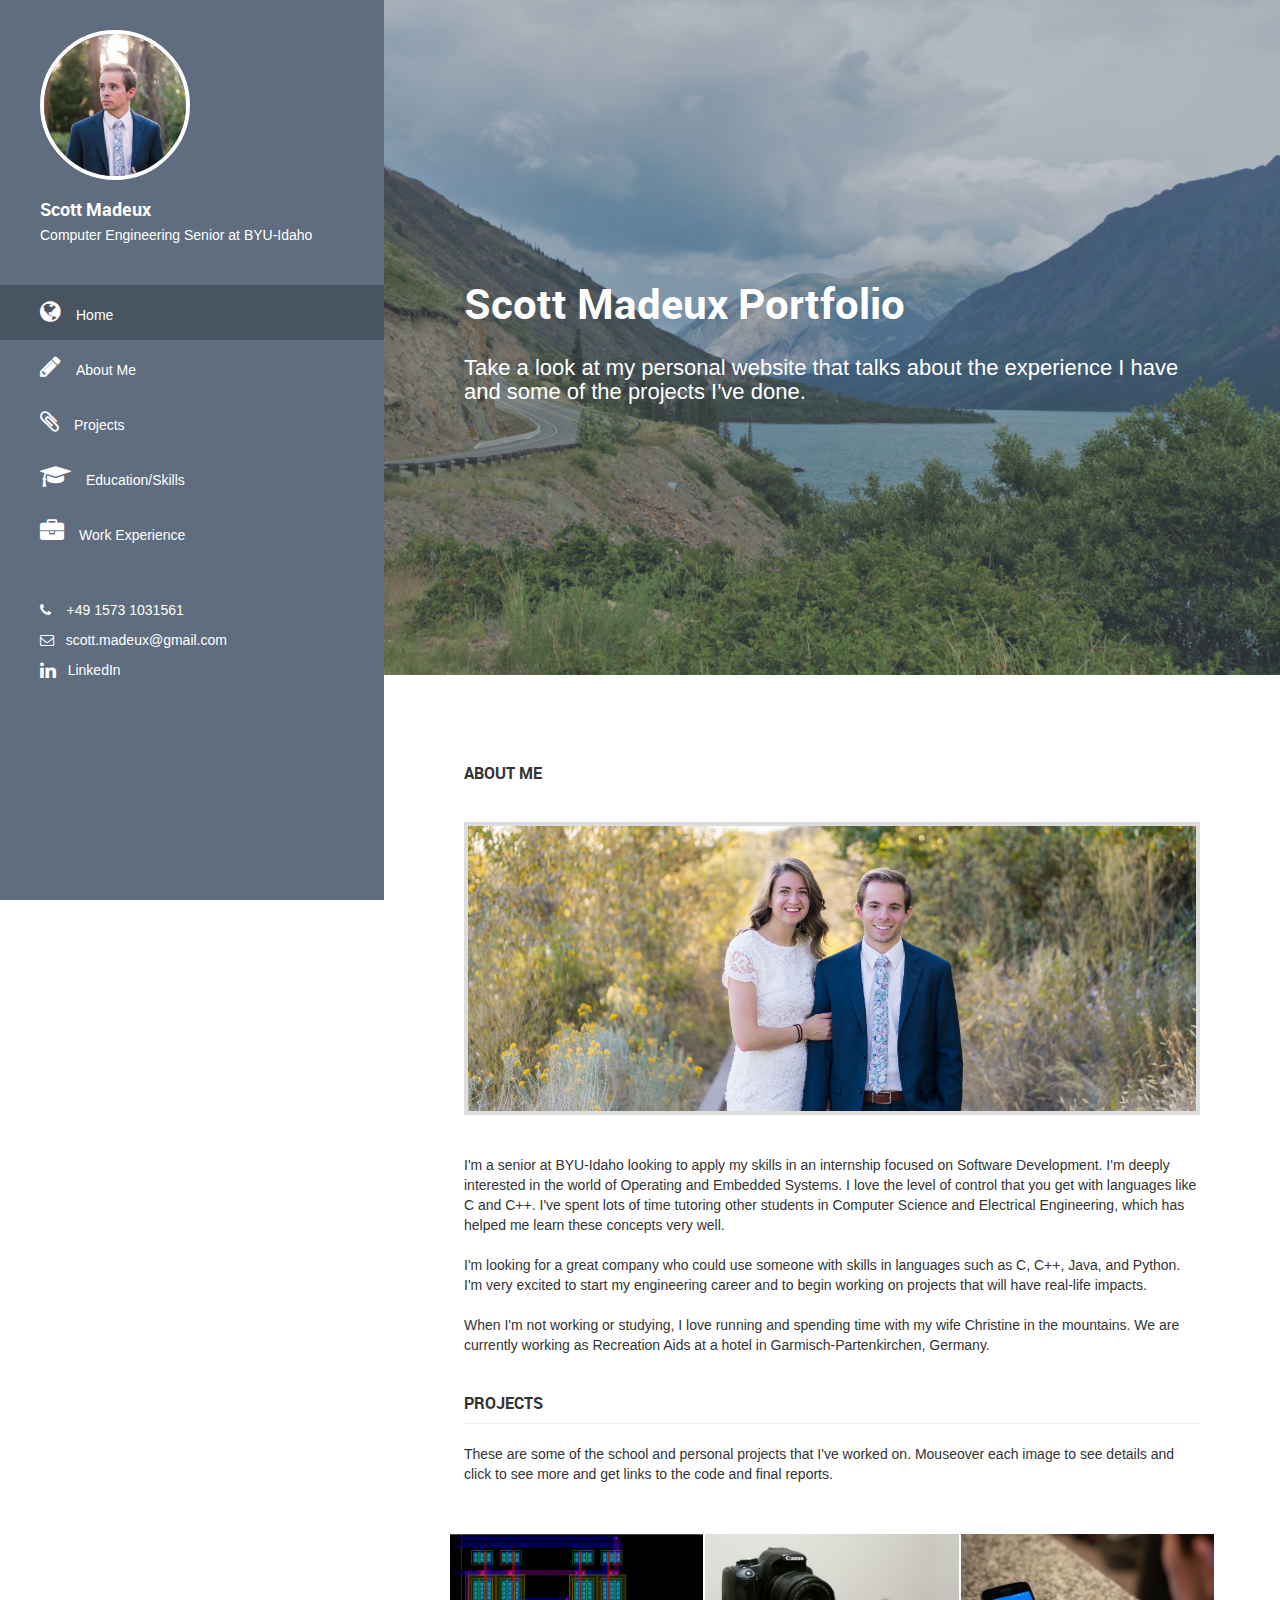
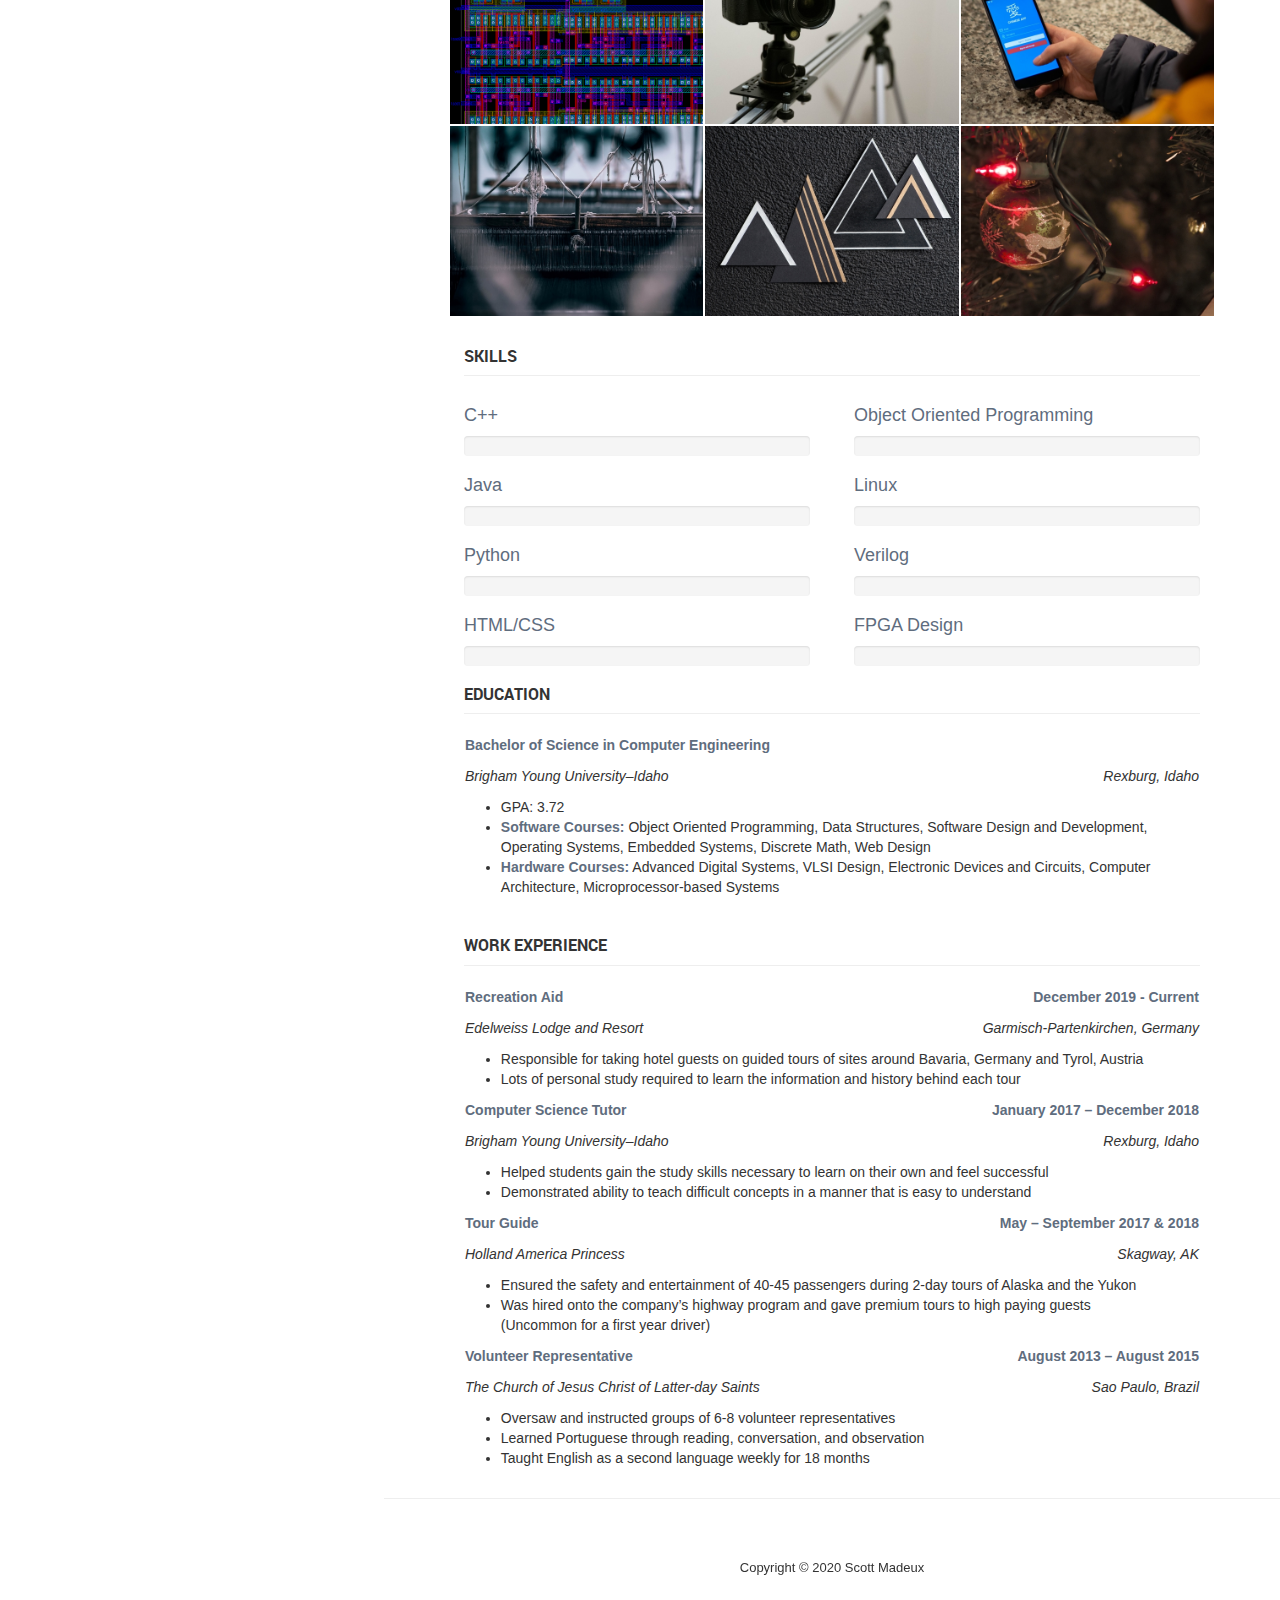
<file: index.html>
<!DOCTYPE html>
<!--[if lt IE 7]>      <html class="no-js lt-ie9 lt-ie8 lt-ie7"> <![endif]-->
<!--[if IE 7]>         <html class="no-js lt-ie9 lt-ie8"> <![endif]-->
<!--[if IE 8]>         <html class="no-js lt-ie9"> <![endif]-->
<!--[if gt IE 8]><!--> <html class="no-js"> <!--<![endif]-->
    <head>
        <meta charset="utf-8">
        <meta http-equiv="X-UA-Compatible" content="IE=edge">
        <title>Scott Madeux Portfolio</title>
        <meta name="description" content="">
        <!-- 
    	Volton Template
    	http://www.templatemo.com/tm-441-volton
        -->
        <meta name="viewport" content="width=device-width, initial-scale=1">
        
        <link rel="stylesheet" href="css/normalize.css">
        <link rel="stylesheet" href="css/font-awesome.css">
        <link rel="stylesheet" href="css/bootstrap.min.css">
        <link rel="stylesheet" href="css/templatemo-style.css">
        <script src="js/vendor/modernizr-2.6.2.min.js"></script>
        <link rel="stylesheet" href="https://maxcdn.bootstrapcdn.com/bootstrap/3.3.7/css/bootstrap.min.css">

    </head>
    <body>
        <!--[if lt IE 7]>
            <p class="browsehappy">You are using an <strong>outdated</strong> browser. Please <a href="http://browsehappy.com/">upgrade your browser</a> to improve your experience.</p>
        <![endif]-->
    
        <div class="responsive-header visible-xs visible-sm">
            <div class="container">
                <div class="row">
                    <div class="col-md-12">
                        <div class="top-section">
                            <div class="profile-image">
                                <img src="img/profile.jpg" alt="Scott Madeux">
                            </div>
                            <div class="profile-content">
                                <h3 class="profile-title">Scott Madeux</h3>
                                <p class="profile-description">Computer Engineering Senior at BYU-Idaho</p>
                                <p><i class="fa fa-phone"></i> &nbsp;&nbsp;&nbsp;+49 1573 1031561</p>
                                <p><i class="fa fa-envelope-o"></i> &nbsp;&nbsp;scott.madeux@gmail.com</p>
                                <p><a href="https://www.linkedin.com/in/scott-madeux/" target="_blank"><i class="fa fa-linkedin fa-lg"></i> &nbsp;&nbsp;LinkedIn</a></p>
                            </div>
                        </div>
                    </div>
                </div>
                <a href="#" class="toggle-menu"><i class="fa fa-bars"></i></a>
                <div class="main-navigation responsive-menu">
                    <ul class="navigation">
                        <li><a href="#top"><i class="fa fa-home"></i>Home</a></li>
                        <li><a href="#about"><i class="fa fa-user"></i>About Me</a></li>
                        <li><a href="#projects"><i class="fa fa-paperclip"></i>Projects</a></li>
                        <li><a href="#education"><i class="fa fa-graduation-cap"></i>Education/Skills</a></li>
                        <li><a href="#work"><i class="fa fa-briefcase"></i>Work Experience</a></li>
<!--                        <li><a href="#resume"><i class="fa fa-briefcase"></i>Resume</a></li>-->
<!--                        <li><a href="#contact"><i class="fa fa-envelope"></i>Contact Me</a></li>-->
                    </ul>
                </div>
            </div>
        </div>

        <!-- SIDEBAR -->
        <div class="sidebar-menu hidden-xs hidden-sm">
            <div class="top-section">
                <div class="profile-image">
                    <img src="img/profile.jpg" alt="Scott Madeux">
                </div>
                <h3 class="profile-title">Scott Madeux</h3>
                <p class="profile-description">Computer Engineering Senior at BYU-Idaho</p>
            </div> <!-- top-section -->
            <div class="main-navigation">
                <ul class="navigation">
                    <li><a href="#top"><i class="fa fa-globe"></i>Home</a></li>
                    <li><a href="#about"><i class="fa fa-pencil"></i>About Me</a></li>
                    <li><a href="#projects"><i class="fa fa-paperclip"></i>Projects</a></li>
                    <li><a href="#education"><i class="fa fa-graduation-cap"></i>Education/Skills</a></li>
                    <li><a href="#work"><i class="fa fa-briefcase"></i>Work Experience</a></li>
<!--                    <li><a href="#resume"><i class="fa fa-briefcase"></i>Resume</a></li>-->
<!--                    <li><a href="#contact"><i class="fa fa-link"></i>Contact Me</a></li>-->
                </ul>
            </div> <!-- .main-navigation -->
            <div class="top-section">
              <p><i class="fa fa-phone"></i> &nbsp;&nbsp;&nbsp;+49 1573 1031561</p>
              <p><i class="fa fa-envelope-o"></i> &nbsp;&nbsp;scott.madeux@gmail.com</p>
              <p><a href="https://www.linkedin.com/in/scott-madeux/" target="_blank"><i class="fa fa-linkedin fa-lg"></i> &nbsp;&nbsp;LinkedIn</a></p>
            </div>
        </div> <!-- .sidebar-menu -->
        

        <div class="banner-bg" id="top">
            <div class="banner-overlay"></div>
            <div class="welcome-text">
                <h2>Scott Madeux Portfolio</h2>
                <h5>Take a look at my personal website that talks about the experience I have and some of the projects I've done.</h5>
            </div>
        </div>

        <!-- MAIN CONTENT -->
        <div class="main-content">
            <div class="fluid-container">

                <div class="content-wrapper">
                
                    <!-- ABOUT -->
                    <div class="page-section" id="about">
                    <div class="row">
                        <div class="col-md-12">
                            <h4 class="widget-title">About Me</h4>
                            <div class="about-image">
                                <img src="img/about_me.jpg" alt="Scott and Christine Madeux">
                            </div>
                          <p>I'm a senior at BYU-Idaho looking to apply my skills in an internship focused on Software Development. I'm deeply interested in the world of Operating and Embedded Systems. I love the level of control that you get with languages like C and C++. I've spent lots of time tutoring other students in Computer Science and Electrical Engineering, which has helped me learn these concepts very well.
                          <br><br>
                          I'm looking for a great company who could use someone with skills in languages such as C, C++, Java, and Python. I'm very excited to start my engineering career and to begin working on projects that will have real-life impacts.
                          <br><br>
                          When I'm not working or studying, I love running and spending time with my wife Christine in the mountains. We are currently working as Recreation Aids at a hotel in Garmisch-Partenkirchen, Germany.</p>
                          <br>
                          
                          <!-- PROJECTS -->
<!--                    <div class="page-section" id="projects" style="padding: 60px">-->
                        <div class="row" id="projects">
                            <div class="col-md-12">
                                <h4 class="widget-title" style="margin-bottom: 10px;">PROJECTS</h4>
                              <hr style="margin-top: 5px;">
                                <p>These are some of the school and personal projects that I've worked on. Mouseover each image to see details and click to see more and get links to the code and final reports.</p>
                            </div>
                        </div>
                        <div class="row projects-holder">
                            <div class="col-md-4 col-sm-6">
                                <div class="project-item">
                                    <img src="img/reg_file.jpg" alt="8-bit Register File Design">
                                    <div class="project-hover">
                                        <div class="inside">
                                            <h5><a href="reg_file.html">8-bit Register File Design</a></h5>
                                            <p>The CMOS Layout for an 8-bit Register File that I created for a VLSI Design class</p>
                                        </div>
                                    </div>
                                </div>
                            </div>
                            <div class="col-md-4 col-sm-6">
                                <div class="project-item">
                                    <img src="img/camera_slider.jpg" alt="Motorized Camera Slider">
                                    <div class="project-hover">
                                        <div class="inside">
                                            <h5><a href="camera_slider.html">Motorized Camera Slider</a></h5>
                                            <p>This is a camera slider I created for an embedded systems course project</p>
                                        </div>
                                    </div>
                                </div>
                            </div>
                            <div class="col-md-4 col-sm-6">
                                <div class="project-item">
                                    <img src="img/chinese_app_small.jpg" alt="Chinese Learning App">
                                    <div class="project-hover">
                                        <div class="inside">
                                            <h5><a href="chinese_app.html">Chinese Learning App</a></h5>
                                            <p>An award-winning app created for the BYU-Idaho Chinese Department</p>
                                        </div>
                                    </div>
                                </div>
                            </div>
                            <div class="col-md-4 col-sm-6">
                                <div class="project-item">
                                    <img src="img/loom_small.jpg" alt="OS White Paper">
                                    <div class="project-hover">
                                        <div class="inside">
                                            <h5><a href="white_paper.html">Operating Systems White Paper</a></h5>
                                            <p>A research paper on how many threads should be used for a given program.</p>
                                        </div>
                                    </div>
                                </div>
                            </div>
                            <div class="col-md-4 col-sm-6">
                                <div class="project-item">
                                    <img src="img/triangles.jpg" alt="FPGA Matrix Multiplier">
                                    <!--This image was originally posted to Flickr by geishaboy500 at https://www.flickr.com/photos/49503154413@N01/7335137584. It was reviewed on 30 May 2015 by FlickreviewR and was confirmed to be licensed under the terms of the cc-by-2.0.
                                    The image has been cropped and resized-->
                                    <div class="project-hover">
                                        <div class="inside">
                                            <h5><a href="matrix_multi.html">FPGA Matrix Multiplier</a></h5>
                                            <p>This project was to demonstrate how an FPGA can be used to multiply matrices much faster than a normal processor</p>
                                        </div>
                                    </div>
                                </div>
                            </div>
                            <div class="col-md-4 col-sm-6">
                                  <div class="project-item">
                                      <img src="img/christmas_lights/lights_small.jpg" alt="Christmas Light Controller">
                                      <div class="project-hover">
                                          <div class="inside">
                                              <h5><a href="christmas_lights.html">Christmas Light Controller</a></h5>
                                              <p>This is a system I built to control up to four strings of christmas lights</p>
                                          </div>
                                      </div>
                                  </div>
                              </div>
                          </div> <!-- .projects-holder -->
                          
                          <br>
                          <!--Skills-->
                          <h4 class="widget-title" style="margin-bottom: 10px;">Skills</h4>
                          <hr style="margin-top: 5px;">
                          <div class="skill_main" style="color: #5f6d7e; width: 47%; float: left;">
                            <div class="skill_item">
                                <h4>C++</h4>
                                <div class="progress_br">
                                    <div class="progress">
                                        <div class="progress-bar" style="background-color: #5f6d7e" role="progressbar" aria-valuenow="95" aria-valuemin="0" aria-valuemax="100"></div>
                                    </div>
                                </div>
                            </div>
                            <div class="skill_item">
                                <h4>Java</h4>
                                <div class="progress_br">
                                    <div class="progress">
                                        <div class="progress-bar" style="background-color: #5f6d7e" role="progressbar" aria-valuenow="80" aria-valuemin="0" aria-valuemax="100"></div>
                                    </div>
                                </div>
                            </div> 
                            <div class="skill_item">
                                <h4>Python</h4>
                                <div class="progress_br">
                                    <div class="progress">
                                        <div class="progress-bar" style="background-color: #5f6d7e" role="progressbar" aria-valuenow="80" aria-valuemin="0" aria-valuemax="100"></div>
                                    </div>
                                </div>
                            </div>
                            <div class="skill_item">
                                <h4>HTML/CSS</h4>
                                <div class="progress_br">
                                    <div class="progress">
                                        <div class="progress-bar" style="background-color: #5f6d7e" role="progressbar" aria-valuenow="70" aria-valuemin="0" aria-valuemax="100"></div>
                                    </div>
                                </div>
                            </div>
                          </div>
                            
                          <div class="skill_main" style="color: #5f6d7e; width: 47%; float: right;">
                              <div class="skill_item">
                                <h4>Object Oriented Programming</h4>
                                <div class="progress_br">
                                    <div class="progress">
                                        <div class="progress-bar" style="background-color: #5f6d7e" role="progressbar" aria-valuenow="95" aria-valuemin="0" aria-valuemax="100"></div>
                                    </div>
                                </div>
                              </div>
                              <div class="skill_item">
                                <h4>Linux</h4>
                                <div class="progress_br">
                                    <div class="progress">
                                        <div class="progress-bar" style="background-color: #5f6d7e" role="progressbar" aria-valuenow="85" aria-valuemin="0" aria-valuemax="100"></div>
                                    </div>
                                </div>
                              </div>
                              <div class="skill_item">
                                <h4>Verilog</h4>
                                <div class="progress_br">
                                    <div class="progress">
                                        <div class="progress-bar" style="background-color: #5f6d7e" role="progressbar" aria-valuenow="80" aria-valuemin="0" aria-valuemax="100"></div>
                                    </div>
                                </div>
                              </div>
                              <div class="skill_item">
                                <h4>FPGA Design</h4>
                                <div class="progress_br">
                                    <div class="progress">
                                        <div class="progress-bar" style="background-color: #5f6d7e" role="progressbar" aria-valuenow="80" aria-valuemin="0" aria-valuemax="100"></div>
                                    </div>
                                </div>
                              </div>
                          </div> 
                          
                          <!--Education-->
                          <div id="education">
                          <h4 class="widget-title" style="margin-bottom: 10px;">Education</h4>
                          <hr style="margin-top: 5px;">
                          <style>
                            td, th {
                            border: solid 1px white;
                            vertical-align: middle;
                            } 
                          </style>
                          <table style="width: 100%">
                            <tr>
                              <td style="width: 50%">
                                <p style="color: #5f6d7e"><b>Bachelor of Science in Computer Engineering</b></p>
                              </td>
                              <td style="width: 50%">
                                <p align="right" style="color: #5f6d7e"><b></b></p>
                              </td>
                            </tr>
                            <tr>
                              <td style="width: 50%">
                                <p><i>Brigham Young University–Idaho</i></p>
                              </td>
                              <td style="width: 50%">
                                <p align="right"><i>Rexburg, Idaho</i></p>
                              </td>
                            </tr>
                          </table>
                          
                          <ul style="list-style-type:disc; padding: 0px 5%">
                            <li>GPA: 3.72</li>
                            <li><b style="color: #5f6d7e">Software Courses:</b> Object Oriented Programming, Data Structures, Software Design and Development, 
                                                                                Operating Systems, Embedded Systems, Discrete Math, Web Design</li>
                            <li><b style="color: #5f6d7e">Hardware Courses:</b> Advanced Digital Systems, VLSI Design, Electronic Devices and Circuits, Computer Architecture, Microprocessor-based Systems</li>
                          </ul>
                          </div>
                          
                          <!--Work Experience-->
                          <br>
                          <h4 class="widget-title" style="margin-bottom: 10px;" id="work">Work Experience</h4>
                          <hr style="margin-top: 5px;">
                            
                          <table style="width: 100%">
                            <tr style="color: #5f6d7e">
                              <td style="width: 50%">
                                <p><b>Recreation Aid</b></p>
                              </td>
                              <td style="width: 50%">
                                <p align="right"><b>December 2019 - Current</b></p>
                              </td>
                            </tr>
                            <tr>
                              <td style="width: 50%">
                                <p><i>Edelweiss Lodge and Resort</i></p>
                              </td>
                              <td style="width: 50%">
                                <p align="right"><i>Garmisch-Partenkirchen, Germany</i></p>
                              </td>
                            </tr>
                          </table>
                          <ul style="list-style-type:disc; padding: 0px 5%">
                            <li>Responsible for taking hotel guests on guided tours of sites around Bavaria, Germany and Tyrol, Austria</li>
                            <li>Lots of personal study required to learn the information and history behind each tour</li> 
                          </ul>
                            
                          <table style="width: 100%">
                            <tr style="color: #5f6d7e">
                              <td style="width: 50%">
                                <p><b>Computer Science Tutor</b></p>
                              </td>
                              <td style="width: 50%">
                                <p align="right"><b>January 2017 – December 2018</b></p>
                              </td>
                            </tr>
                            <tr>
                              <td style="width: 50%">
                                <p><i>Brigham Young University–Idaho</i></p>
                              </td>
                              <td style="width: 50%">
                                <p align="right"><i>Rexburg, Idaho</i></p>
                              </td>
                            </tr>
                          </table>
                          <ul style="list-style-type:disc; padding: 0px 5%">
                            <li>Helped students gain the study skills necessary to learn on their own and feel successful</li>
                            <li>Demonstrated ability to teach difficult concepts in a manner that is easy to understand</li>
                          </ul>
                          
                          <table style="width: 100%">
                            <tr style="color: #5f6d7e">
                              <td style="width: 50%">
                                <p><b>Tour Guide</b></p>
                              </td>
                              <td style="width: 50%">
                                <p align="right"><b>May – September 2017 & 2018</b></p>
                              </td>
                            </tr>
                            <tr>
                              <td style="width: 50%">
                                <p><i>Holland America Princess</i></p>
                              </td>
                              <td style="width: 50%">
                                <p align="right"><i>Skagway, AK</i></p>
                              </td>
                            </tr>
                          </table>
                          <ul style="list-style-type:disc; padding: 0px 5%">
                            <li>Ensured the safety and entertainment of 40-45 passengers during 2-day tours of Alaska and the Yukon</li>
                            <li>Was hired onto the company’s highway program and gave premium tours to high paying guests (Uncommon for a first year driver)</li>
                          </ul>
                          
                          <table style="width: 100%">
                            <tr style="color: #5f6d7e">
                              <td style="width: 50%">
                                <p><b>Volunteer Representative</b></p>
                              </td>
                              <td style="width: 50%">
                                <p align="right"><b>August 2013 – August 2015</b></p>
                              </td>
                            </tr>
                            <tr>
                              <td style="width: 50%">
                                <p><i>The Church of Jesus Christ of Latter-day Saints</i></p>
                              </td>
                              <td style="width: 50%">
                                <p align="right"><i>Sao Paulo, Brazil</i></p>
                              </td>
                            </tr>
                          </table>
                          <ul style="list-style-type:disc; padding: 0px 5%">
                            <li>Oversaw and instructed groups of 6-8 volunteer representatives</li>
                            <li>Learned Portuguese through reading, conversation, and observation</li>
                            <li>Taught English as a second language weekly for 18 months</li>
                          </ul>
<!--                           <br> -->
<!--                           <a href="files/Scott%20Madeux%20Resume.pdf" download="Scott Madeux Resume.pdf" target="_blank"><button type="button" class="downloadRes"><i class="fa fa-cloud-download"></i> &nbsp;&nbsp;Download Resume</button></a> -->
<!--                            <p>Volton is free website design from <span class="blue">template</span><span class="green">mo</span>. You can use this template for any purpose. Please tell your friends about it. Thank you. Credit goes to <a rel="nofollow" href="http://unsplash.com" target="_parent">Unsplash</a> for images used in this design. You can <strong>change menu icons</strong> by checking <a rel="nofollow" href="http://fontawesome.info/font-awesome-icon-world-map/" target="_parent">Font Awesome</a> (version 4). Example: <strong>&lt;i class=&quot;fa fa-camera&quot;&gt;&lt;/i&gt;</strong></p>-->
<!--                             <hr> -->
                        </div>
                    </div> <!-- #about -->
                    </div>
                    
                    
                    </div>
                    <hr>

                    <!-- CONTACT -->
<!--
                    <div class="page-section" id="contact">
                    <div class="row">
                        <div class="col-md-12">
                            <h4 class="widget-title">CONTACT ME</h4>
                            <p>Vestibulum ac iaculis erat, in semper dolor. Maecenas et lorem molestie, maximus justo dignissim, cursus nisl. Nullam at ante quis ex pharetra pulvinar quis id dolor. Integer lorem odio, euismod ut sem sit amet, imperdiet condimentum diam.</p>
                        </div>
                    </div>
                    <div class="row">
                        <form action="php/sendEmail.php" method="post" class="contact-form">
                            <fieldset class="col-md-4 col-sm-6">
                                <input type="text" id="your-name" name="your-name" placeholder="Your Name...">
                            </fieldset>
                            <fieldset class="col-md-4 col-sm-6">
                                <input type="email" id="email" name="email" placeholder="Your Email...">
                            </fieldset>
                            <fieldset class="col-md-4 col-sm-12">
                                <input type="text" id="your-subject" placeholder="Subject...">
                            </fieldset>
                            <fieldset class="col-md-12 col-sm-12">
                                <textarea name="message" id="message" cols="30" rows="6" placeholder="Leave your message..."></textarea>
                            </fieldset>
                            <fieldset class="col-md-12 col-sm-12">
                                <input type="submit" class="button big default" value="Send Message">
                            </fieldset>
                        </form>
                    </div>  .contact-form 
                    </div>
-->

                    <div class="row" id="footer">
                        <div class="col-md-12 text-center">
                            <p class="copyright-text">Copyright &copy; 2020 Scott Madeux</p>
                        </div>
                    </div>

                </div>

            </div>

        <script src="js/vendor/jquery-1.10.2.min.js"></script>
        <script src="js/min/plugins.min.js"></script>
        <script src="js/min/main.min.js"></script>
        <script src="js/stellar.js"></script>
        <script src="vendors/lightbox/simpleLightbox.min.js"></script>
        <script src="vendors/nice-select/js/jquery.nice-select.min.js"></script>
        <script src="js/jquery.ajaxchimp.min.js"></script>
        <script src="vendors/counter-up/jquery.waypoints.min.js"></script>
        <script src="vendors/counter-up/jquery.counterup.min.js"></script>
        <script src="js/theme.js"></script>

    </body>
</html>
</file>
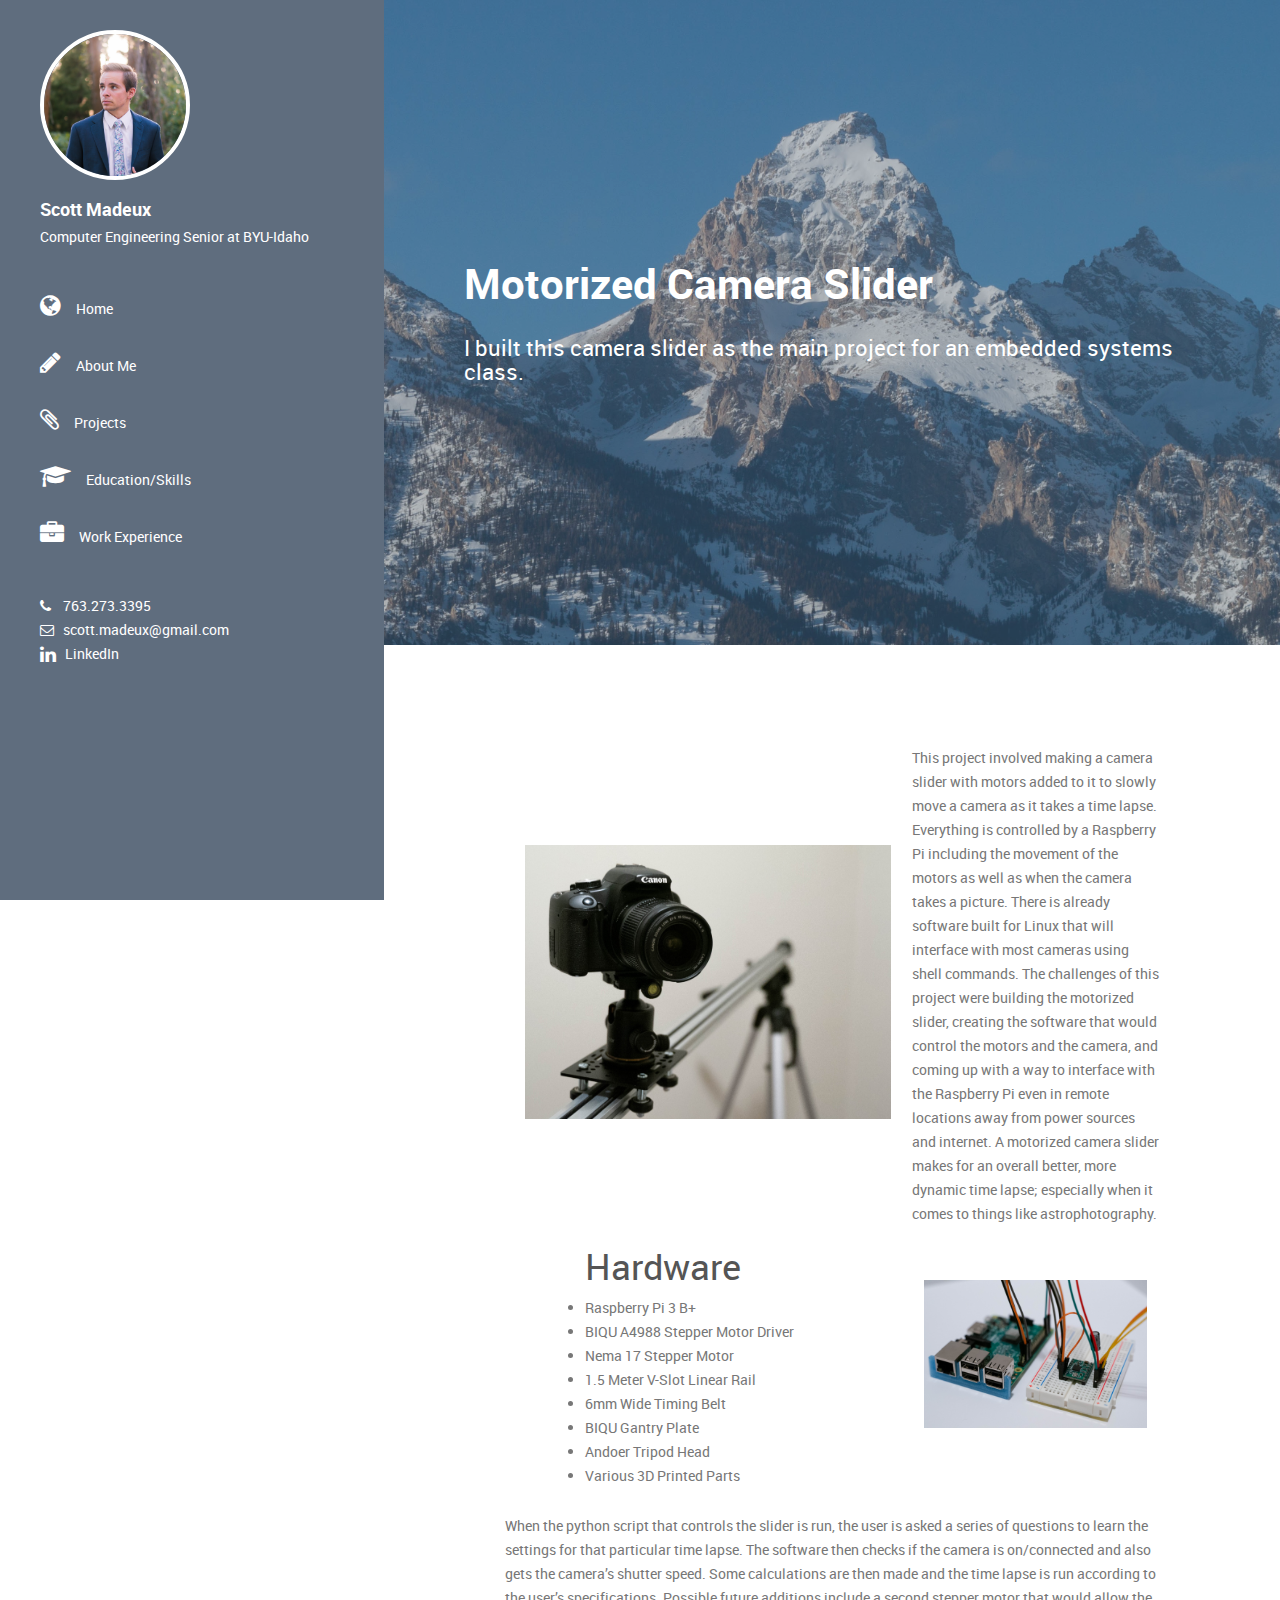
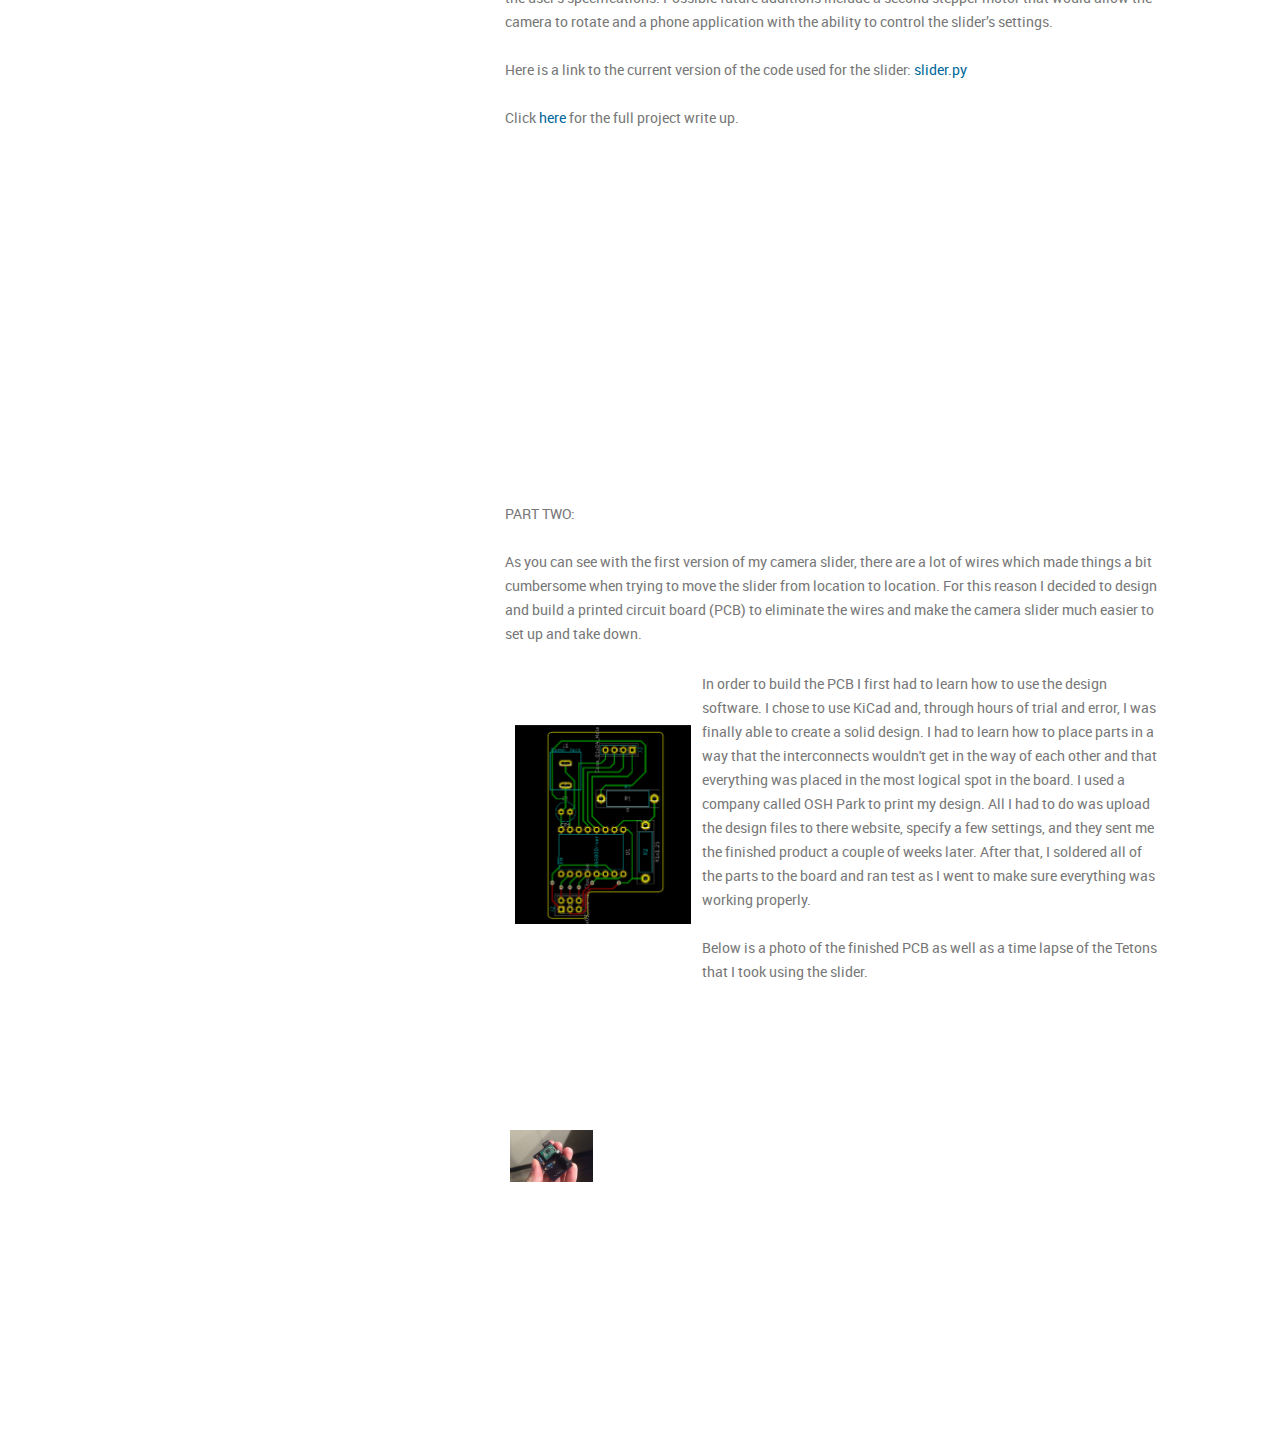
<file: camera_slider.html>
<!DOCTYPE html>
<!--[if lt IE 7]>      <html class="no-js lt-ie9 lt-ie8 lt-ie7"> <![endif]-->
<!--[if IE 7]>         <html class="no-js lt-ie9 lt-ie8"> <![endif]-->
<!--[if IE 8]>         <html class="no-js lt-ie9"> <![endif]-->
<!--[if gt IE 8]><!--> <html class="no-js"> <!--<![endif]-->
    <head>
        <meta charset="utf-8">
        <meta http-equiv="X-UA-Compatible" content="IE=edge">
        <title>Scott Madeux Portfolio</title>
        <meta name="description" content="">
        <!-- 
    	Volton Template
    	http://www.templatemo.com/tm-441-volton
        -->
        <meta name="viewport" content="width=device-width, initial-scale=1">
        
        <link rel="stylesheet" href="css/normalize.css">
        <link rel="stylesheet" href="css/font-awesome.css">
        <link rel="stylesheet" href="css/bootstrap.min.css">
        <link rel="stylesheet" href="css/templatemo-style.css">
        <script src="js/vendor/modernizr-2.6.2.min.js"></script>
    </head>
    <body>
        <!--[if lt IE 7]>
            <p class="browsehappy">You are using an <strong>outdated</strong> browser. Please <a href="http://browsehappy.com/">upgrade your browser</a> to improve your experience.</p>
        <![endif]-->
    
        <div class="responsive-header visible-xs visible-sm">
            <div class="container">
                <div class="row">
                    <div class="col-md-12">
                        <div class="top-section">
                            <div class="profile-image">
                                <img src="img/profile.jpg" alt="Scott Madeux">
                            </div>
                            <div class="profile-content">
                                <h3 class="profile-title">Scott Madeux</h3>
                                <p class="profile-description">Computer Engineering Senior at BYU-Idaho</p>
                                <p><i class="fa fa-phone"></i> &nbsp;&nbsp;&nbsp;763.273.3395</p>
                                <p><i class="fa fa-envelope-o"></i> &nbsp;&nbsp;scott.madeux@gmail.com</p>
                                <p><a href="https://www.linkedin.com/in/scott-madeux/" target="_blank"><i class="fa fa-linkedin fa-lg"></i> &nbsp;&nbsp;LinkedIn</a></p>
                            </div>
                        </div>
                    </div>
                </div>
                <a href="#" class="toggle-menu"><i class="fa fa-bars"></i></a>
                <div class="main-navigation responsive-menu">
                    <ul class="navigation">
                        <li><a href="index.html#top"><i class="fa fa-home"></i>Home</a></li>
                        <li><a href="index.html#about"><i class="fa fa-user"></i>About Me</a></li>
                        <li><a href="index.html#projects"><i class="fa fa-paperclip"></i>Projects</a></li>
                        <li><a href="index.html#education"><i class="fa fa-graduation-cap"></i>Education/Skills</a></li>
                        <li><a href="index.html#work"><i class="fa fa-briefcase"></i>Work Experience</a></li>
                    </ul>
                </div>
            </div>
        </div>

        <!-- SIDEBAR -->
        <div class="sidebar-menu hidden-xs hidden-sm">
            <div class="top-section">
                <div class="profile-image">
                    <img src="img/profile.jpg" alt="Scott Madeux">
                </div>
                <h3 class="profile-title">Scott Madeux</h3>
                <p class="profile-description">Computer Engineering Senior at BYU-Idaho</p>
            </div> <!-- top-section -->
            <div class="main-navigation">
                <ul class="navigation">
                    <li><a href="index.html#top"><i class="fa fa-globe"></i>Home</a></li>
                    <li><a href="index.html#about"><i class="fa fa-pencil"></i>About Me</a></li>
                    <li><a href="index.html#projects"><i class="fa fa-paperclip"></i>Projects</a></li>
                    <li><a href="index.html#education"><i class="fa fa-graduation-cap"></i>Education/Skills</a></li>
                    <li><a href="index.html#work"><i class="fa fa-briefcase"></i>Work Experience</a></li>
                </ul>
            </div> <!-- .main-navigation -->
            <div class="top-section">
              <p><i class="fa fa-phone"></i> &nbsp;&nbsp;&nbsp;763.273.3395</p>
              <p><i class="fa fa-envelope-o"></i> &nbsp;&nbsp;scott.madeux@gmail.com</p>
              <p><a href="https://www.linkedin.com/in/scott-madeux/" target="_blank"><i class="fa fa-linkedin fa-lg"></i> &nbsp;&nbsp;LinkedIn</a></p>
            </div>
        </div> <!-- .sidebar-menu -->

        <div class="banner-bg-cam" id="top">
            <div class="banner-overlay"></div>
            <div class="welcome-text">
                <h2>Motorized Camera Slider</h2>
                <h5>I built this camera slider as the main project for an embedded systems class.</h5>
            </div>
        </div>
        
        <div class="main-content" style="padding: 100px 120px">
            <style>
              td, th {
                border: solid 1px white;
                vertical-align: middle;
              } 
          </style>
            <table>
                <tr>
                    <td>
                      <center>
                      <img src="img/camera_slider/camera_slider_large.jpg" width="90%" alt="Camera mounted to slider">
                      </center>
                    </td>
                    <td>
                    <p>This project involved making a camera slider with motors added to it to slowly move a camera as it takes a time lapse. Everything is controlled by a Raspberry Pi including the movement of the motors as well as when the camera takes a picture. There is already software built for Linux that will interface with most cameras using shell commands. The challenges of this project were building the motorized slider, creating the software that would control the motors and the camera, and coming up with a way to interface with the Raspberry Pi even in remote locations away from power sources and internet. A motorized camera slider makes for an overall better, more dynamic time lapse; especially when it comes to things like astrophotography.</p>
                    </td>
                </tr>
                <tr>
                  <td>
                    <div style="padding: 0px 80px">
                    <h1>Hardware</h1>
                    <ul style="list-style-type:disc">
                      <li>Raspberry Pi 3 B+</li>
                      <li>BIQU A4988 Stepper Motor Driver</li>
                      <li>Nema 17 Stepper Motor</li>
                      <li>1.5 Meter V-Slot Linear Rail</li>
                      <li>6mm Wide Timing Belt</li>
                      <li>BIQU Gantry Plate</li>
                      <li>Andoer Tripod Head</li>
                      <li>Various 3D Printed Parts</li>
                    </ul>
                    </div>
                  </td>
                  <td>
                    <center>
                    <img src="img/camera_slider/DSC05508.jpg" width="90%" alt="Raspberry Pi connected to A4988 driver">
                    </center>
                  </td>
                </tr>
            </table>
            <table>
              <tr>
                <td>
                  <br>
                  <p>When the python script that controls the slider is run, the user is asked a series of questions to learn the settings for that particular time lapse. The software then checks if the camera is on/connected and also gets the camera’s shutter speed. Some calculations are then made and the time lapse is run according to the user’s specifications.
                  Possible future additions include a second stepper motor that would allow the camera to rotate and a phone application with the ability to control the slider’s settings.</p>
                  <br>
                  <p>Here is a link to the current version of the code used for the slider: <a href="https://github.com/smadeux/projects/blob/master/camera_slider/slider.py" target="_blank">slider.py</a></p>
                  <br>
                  <p>Click <a href="https://github.com/smadeux/projects/blob/master/camera_slider/Camera%20Slider%20Write-Up%20-%20Finished.pdf" target="_blank">here</a> for the full project write up.</p>
                </td>
              </tr>
              <tr>
                <td>
                  <br>
                  <center>
                    <iframe width="560" height="315" src="https://www.youtube.com/embed/wuSsToc3es8" frameborder="0" allow="accelerometer; autoplay; encrypted-media; gyroscope; picture-in-picture" allowfullscreen></iframe>
                  </center>
                </td>
              </tr>
              <tr>
                <td>
                  <br>
                  <p>PART TWO:</p>
                  <br>
                  <p>As you can see with the first version of my camera slider, there are a lot of wires which made things a bit cumbersome when trying to move the slider from location to location. For this reason I decided to design and build a printed circuit board (PCB) to eliminate the wires and make the camera slider much easier to set up and take down.</p>
                  <br>
                </td>
              </tr>
            </table>
            <table>
              <tr>
                <td width="30%">
                  <center>
                    <img src="img/camera_slider/PCB%20Layout.png" width="90%" alt="PCB Layout in KiCad">
                  </center>
                </td>
                <td>
                  <p>In order to build the PCB I first had to learn how to use the design software. I chose to use KiCad and, through hours of trial and error, I was finally able to create a solid design. I had to learn how to place parts in a way that the interconnects wouldn't get in the way of each other and that everything was placed in the most logical spot in the board. I used a company called OSH Park to print my design. All I had to do was upload the design files to there website, specify a few settings, and they sent me the finished product a couple of weeks later. After that, I soldered all of the parts to the board and ran test as I went to make sure everything was working properly.
                  <br>
                  <br>
                  Below is a photo of the finished PCB as well as a time lapse of the Tetons that I took using the slider.</p>
                </td>
              </tr>
            </table>
            <table>
              <tr>
                <td>
                  <center>
                    <img src="img/camera_slider/PCB%20Finished.png" width="90%" alt="PCB Layout in KiCad">
                  </center>
                </td>
                <td>
                  <br>
                  <center>
                    <iframe width="560" height="315" src="https://www.youtube.com/embed/kPv2TkoBjxY" frameborder="0" allow="accelerometer; autoplay; encrypted-media; gyroscope; picture-in-picture" allowfullscreen></iframe>
                  </center>
                </td>
              </tr>
            </table>
        </div>
</file>
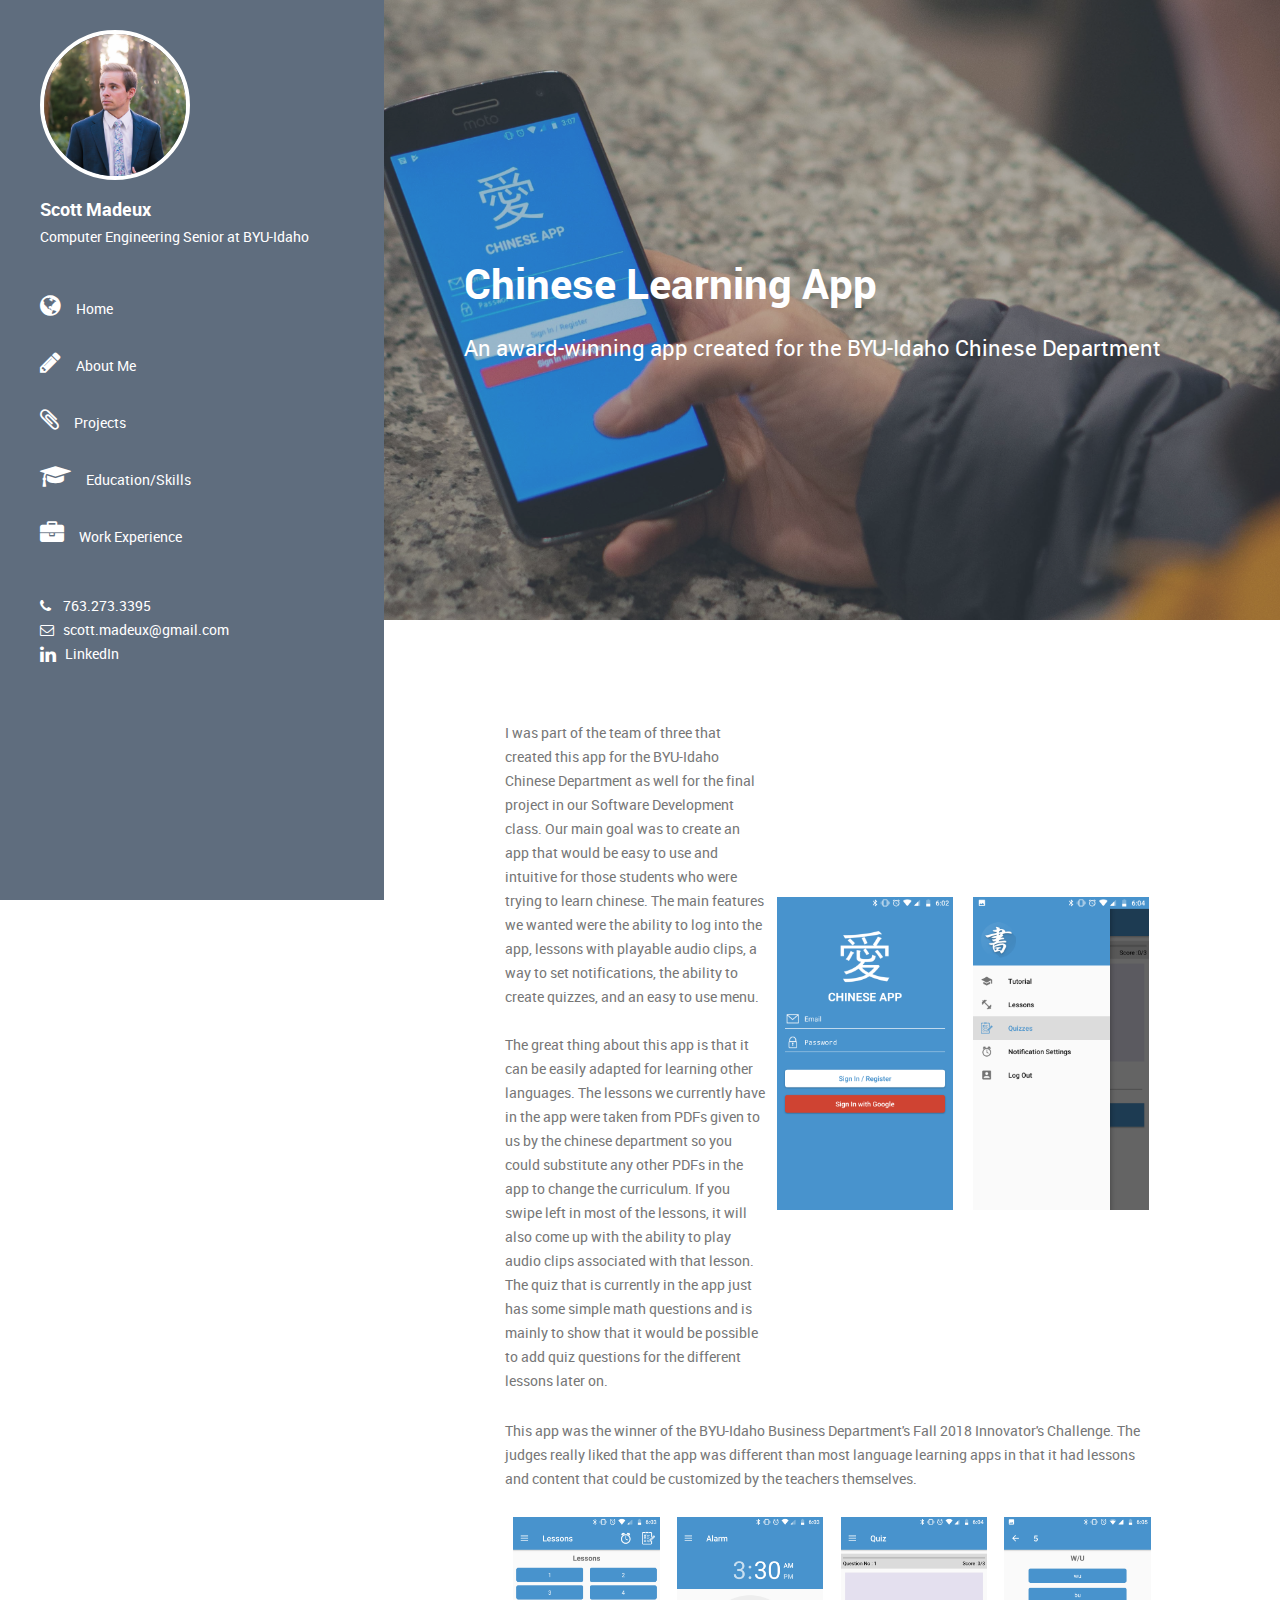
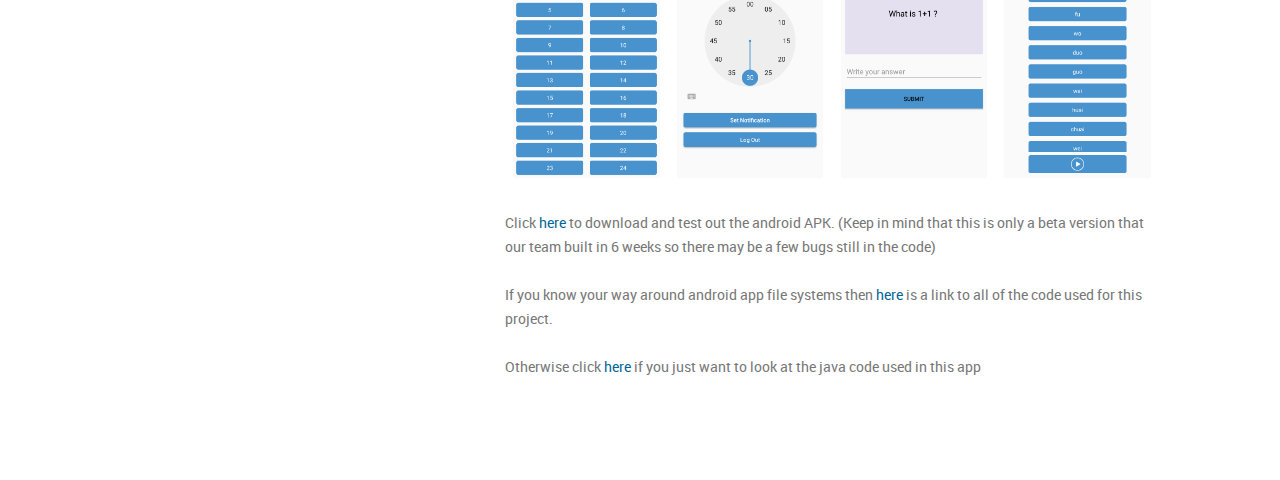
<file: chinese_app.html>
<!DOCTYPE html>
<!--[if lt IE 7]>      <html class="no-js lt-ie9 lt-ie8 lt-ie7"> <![endif]-->
<!--[if IE 7]>         <html class="no-js lt-ie9 lt-ie8"> <![endif]-->
<!--[if IE 8]>         <html class="no-js lt-ie9"> <![endif]-->
<!--[if gt IE 8]><!--> <html class="no-js"> <!--<![endif]-->
    <head>
        <meta charset="utf-8">
        <meta http-equiv="X-UA-Compatible" content="IE=edge">
        <title>Scott Madeux Portfolio</title>
        <meta name="description" content="">
        <!-- 
    	Volton Template
    	http://www.templatemo.com/tm-441-volton
        -->
        <meta name="viewport" content="width=device-width, initial-scale=1">
        
        <link rel="stylesheet" href="css/normalize.css">
        <link rel="stylesheet" href="css/font-awesome.css">
        <link rel="stylesheet" href="css/bootstrap.min.css">
        <link rel="stylesheet" href="css/templatemo-style.css">
        <script src="js/vendor/modernizr-2.6.2.min.js"></script>
    </head>
    <body>
        <!--[if lt IE 7]>
            <p class="browsehappy">You are using an <strong>outdated</strong> browser. Please <a href="http://browsehappy.com/">upgrade your browser</a> to improve your experience.</p>
        <![endif]-->
    
        <div class="responsive-header visible-xs visible-sm">
            <div class="container">
                <div class="row">
                    <div class="col-md-12">
                        <div class="top-section">
                            <div class="profile-image">
                                <img src="img/profile.jpg" alt="Scott Madeux">
                            </div>
                            <div class="profile-content">
                                <h3 class="profile-title">Scott Madeux</h3>
                                <p class="profile-description">Computer Engineering Senior at BYU-Idaho</p>
                                <p><i class="fa fa-phone"></i> &nbsp;&nbsp;&nbsp;763.273.3395</p>
                                <p><i class="fa fa-envelope-o"></i> &nbsp;&nbsp;scott.madeux@gmail.com</p>
                                <p><a href="https://www.linkedin.com/in/scott-madeux/" target="_blank"><i class="fa fa-linkedin fa-lg"></i> &nbsp;&nbsp;LinkedIn</a></p>
                            </div>
                        </div>
                    </div>
                </div>
                <a href="#" class="toggle-menu"><i class="fa fa-bars"></i></a>
                <div class="main-navigation responsive-menu">
                    <ul class="navigation">
                        <li><a href="index.html#top"><i class="fa fa-home"></i>Home</a></li>
                        <li><a href="index.html#about"><i class="fa fa-user"></i>About Me</a></li>
                        <li><a href="index.html#projects"><i class="fa fa-paperclip"></i>Projects</a></li>
                        <li><a href="index.html#education"><i class="fa fa-graduation-cap"></i>Education/Skills</a></li>
                        <li><a href="index.html#work"><i class="fa fa-briefcase"></i>Work Experience</a></li>
                    </ul>
                </div>
            </div>
        </div>

        <!-- SIDEBAR -->
        <div class="sidebar-menu hidden-xs hidden-sm">
            <div class="top-section">
                <div class="profile-image">
                    <img src="img/profile.jpg" alt="Scott Madeux">
                </div>
                <h3 class="profile-title">Scott Madeux</h3>
                <p class="profile-description">Computer Engineering Senior at BYU-Idaho</p>
            </div> <!-- top-section -->
            <div class="main-navigation">
                <ul class="navigation">
                    <li><a href="index.html#top"><i class="fa fa-globe"></i>Home</a></li>
                    <li><a href="index.html#about"><i class="fa fa-pencil"></i>About Me</a></li>
                    <li><a href="index.html#projects"><i class="fa fa-paperclip"></i>Projects</a></li>
                    <li><a href="index.html#education"><i class="fa fa-graduation-cap"></i>Education/Skills</a></li>
                    <li><a href="index.html#work"><i class="fa fa-briefcase"></i>Work Experience</a></li>
                </ul>
            </div> <!-- .main-navigation -->
            <div class="top-section">
              <p><i class="fa fa-phone"></i> &nbsp;&nbsp;&nbsp;763.273.3395</p>
              <p><i class="fa fa-envelope-o"></i> &nbsp;&nbsp;scott.madeux@gmail.com</p>
              <p><a href="https://www.linkedin.com/in/scott-madeux/" target="_blank"><i class="fa fa-linkedin fa-lg"></i> &nbsp;&nbsp;LinkedIn</a></p>
            </div>
        </div> <!-- .sidebar-menu -->

        <div class="banner-bg-app" id="top">
            <div class="banner-overlay"></div>
            <div class="welcome-text">
                <h2>Chinese Learning App</h2>
                <h5>An award-winning app created for the BYU-Idaho Chinese Department</h5>
            </div>
        </div>
        
        <div class="main-content" style="padding: 100px 120px">
            <style>
              td, th {
                border: solid 1px white;
                vertical-align: middle;
              } 
          </style>
            <table>
              <tr>
                <td style="width: 40%">
                  <p>I was part of the team of three that created this app for the BYU-Idaho Chinese Department as well for the final project in our Software Development class. Our main goal was to create an app that would be easy to use and intuitive for those students who were trying to learn chinese. The main features we wanted were the ability to log into the app, lessons with playable audio clips, a way to set notifications, the ability to create quizzes, and an easy to use menu.</p>
                  <br>
                  <p>The great thing about this app is that it can be easily adapted for learning other languages. The lessons we currently have in the app were taken from PDFs given to us by the chinese department so you could substitute any other PDFs in the app to change the curriculum. If you swipe left in most of the lessons, it will also come up with the ability to play audio clips associated with that lesson. The quiz that is currently in the app just has some simple math questions and is mainly to show that it would be possible to add quiz questions for the different lessons later on.</p>
                </td>
                <td style="width: 30%">
                  <center>
                  <img src="img/chinese_app/Screenshot_20181220-180258.png" width="90%">
                  </center>
                </td>
                <td style="width: 30%">
                  <center>
                  <img src="img/chinese_app/Screenshot_20181220-180422.png" width="90%">
                  </center>
                </td>
              </tr>
            </table>
            <br>
            <table>
              <tr>
                <td>
                  <p>This app was the winner of the BYU-Idaho Business Department's Fall 2018 Innovator's Challenge. The judges really liked that the app was different than most language learning apps in that it had lessons and content that could be customized by the teachers themselves.</p>
                </td>
              </tr>
            </table>
            <br>
            <table>
              <tr>
                <td style="width: 25%">
                  <center>
                  <img src="img/chinese_app/Screenshot_20181220-180337.png" width="90%">
                  </center>
                </td>
                <td style="width: 25%">
                  <center>
                  <img src="img/chinese_app/Screenshot_20181220-180358.png" width="90%">
                    </center>
                </td>
                <td style="width: 25%">
                  <center>
                  <img src="img/chinese_app/Screenshot_20181220-180415.png" width="90%">
                    </center>
                </td>
                <td style="width: 25%">
                  <center>
                  <img src="img/chinese_app/Screenshot_20181220-180506.png" width="90%">
                    </center>
                </td>
              </tr>
            </table>
            <table>
              <tr>
                <td>
                  <br>
                  <p>Click <a href="files/chinese_app.apk" target="_blank">here</a> to download and test out the android APK. (Keep in mind that this is only a beta version that our team built in 6 weeks so there may be a few bugs still in the code)</p>
                  <br>
                  <p>If you know your way around android app file systems then <a href="https://github.com/smadeux/projects/tree/master/chinese_learning_app/" target="_blank">here</a> is a link to all of the code used for this project.</p>
                  <br>
                  <p>Otherwise click <a href="https://github.com/smadeux/projects/tree/master/chinese_learning_app/app/src/main/java/com/chinesequiz" target="_blank">here</a> if you just want to look at the java code used in this app</p>
                </td>
              </tr>
            </table>
        </div>
</file>
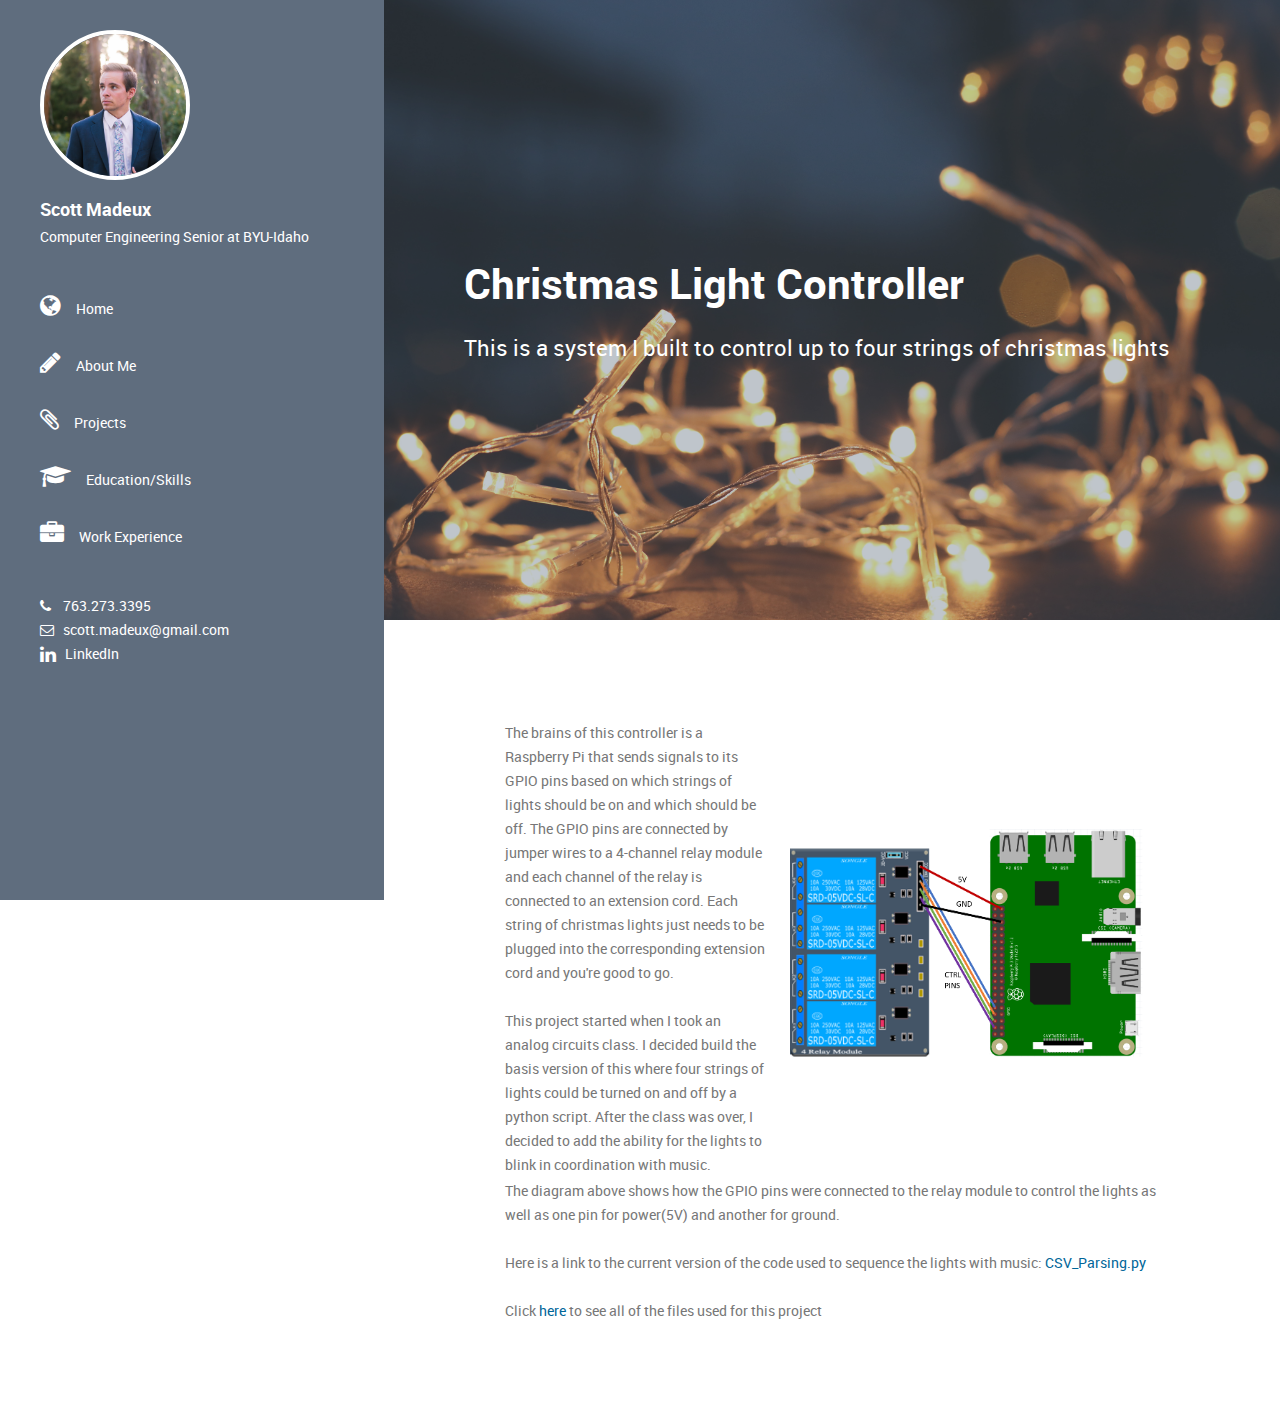
<file: christmas_lights.html>
<!DOCTYPE html>
<!--[if lt IE 7]>      <html class="no-js lt-ie9 lt-ie8 lt-ie7"> <![endif]-->
<!--[if IE 7]>         <html class="no-js lt-ie9 lt-ie8"> <![endif]-->
<!--[if IE 8]>         <html class="no-js lt-ie9"> <![endif]-->
<!--[if gt IE 8]><!--> <html class="no-js"> <!--<![endif]-->
    <head>
        <meta charset="utf-8">
        <meta http-equiv="X-UA-Compatible" content="IE=edge">
        <title>Scott Madeux Portfolio</title>
        <meta name="description" content="">
        <!-- 
    	Volton Template
    	http://www.templatemo.com/tm-441-volton
        -->
        <meta name="viewport" content="width=device-width, initial-scale=1">
        
        <link rel="stylesheet" href="css/normalize.css">
        <link rel="stylesheet" href="css/font-awesome.css">
        <link rel="stylesheet" href="css/bootstrap.min.css">
        <link rel="stylesheet" href="css/templatemo-style.css">
        <script src="js/vendor/modernizr-2.6.2.min.js"></script>
    </head>
    <body>
        <!--[if lt IE 7]>
            <p class="browsehappy">You are using an <strong>outdated</strong> browser. Please <a href="http://browsehappy.com/">upgrade your browser</a> to improve your experience.</p>
        <![endif]-->
    
        <div class="responsive-header visible-xs visible-sm">
            <div class="container">
                <div class="row">
                    <div class="col-md-12">
                        <div class="top-section">
                            <div class="profile-image">
                                <img src="img/profile.jpg" alt="Scott Madeux">
                            </div>
                            <div class="profile-content">
                                <h3 class="profile-title">Scott Madeux</h3>
                                <p class="profile-description">Computer Engineering Senior at BYU-Idaho</p>
                                <p><i class="fa fa-phone"></i> &nbsp;&nbsp;&nbsp;763.273.3395</p>
                                <p><i class="fa fa-envelope-o"></i> &nbsp;&nbsp;scott.madeux@gmail.com</p>
                                <p><a href="https://www.linkedin.com/in/scott-madeux/" target="_blank"><i class="fa fa-linkedin fa-lg"></i> &nbsp;&nbsp;LinkedIn</a></p>
                            </div>
                        </div>
                    </div>
                </div>
                <a href="#" class="toggle-menu"><i class="fa fa-bars"></i></a>
                <div class="main-navigation responsive-menu">
                    <ul class="navigation">
                        <li><a href="index.html#top"><i class="fa fa-home"></i>Home</a></li>
                        <li><a href="index.html#about"><i class="fa fa-user"></i>About Me</a></li>
                        <li><a href="index.html#projects"><i class="fa fa-paperclip"></i>Projects</a></li>
                        <li><a href="index.html#education"><i class="fa fa-graduation-cap"></i>Education/Skills</a></li>
                        <li><a href="index.html#work"><i class="fa fa-briefcase"></i>Work Experience</a></li>
                    </ul>
                </div>
            </div>
        </div>

        <!-- SIDEBAR -->
        <div class="sidebar-menu hidden-xs hidden-sm">
            <div class="top-section">
                <div class="profile-image">
                    <img src="img/profile.jpg" alt="Scott Madeux">
                </div>
                <h3 class="profile-title">Scott Madeux</h3>
                <p class="profile-description">Computer Engineering Senior at BYU-Idaho</p>
            </div> <!-- top-section -->
            <div class="main-navigation">
                <ul class="navigation">
                    <li><a href="index.html#top"><i class="fa fa-globe"></i>Home</a></li>
                    <li><a href="index.html#about"><i class="fa fa-pencil"></i>About Me</a></li>
                    <li><a href="index.html#projects"><i class="fa fa-paperclip"></i>Projects</a></li>
                    <li><a href="index.html#education"><i class="fa fa-graduation-cap"></i>Education/Skills</a></li>
                    <li><a href="index.html#work"><i class="fa fa-briefcase"></i>Work Experience</a></li>
                </ul>
            </div> <!-- .main-navigation -->
            <div class="top-section">
              <p><i class="fa fa-phone"></i> &nbsp;&nbsp;&nbsp;763.273.3395</p>
              <p><i class="fa fa-envelope-o"></i> &nbsp;&nbsp;scott.madeux@gmail.com</p>
              <p><a href="https://www.linkedin.com/in/scott-madeux/" target="_blank"><i class="fa fa-linkedin fa-lg"></i> &nbsp;&nbsp;LinkedIn</a></p>
            </div>
        </div> <!-- .sidebar-menu -->

        <div class="banner-bg-light" id="top">
            <div class="banner-overlay"></div>
            <div class="welcome-text">
                <h2>Christmas Light Controller</h2>
                <h5>This is a system I built to control up to four strings of christmas lights</h5>
            </div>
        </div>
        
        <div class="main-content" style="padding: 100px 120px">
            <style>
              td, th {
                border: solid 1px white;
                vertical-align: middle;
              } 
          </style>
            <table>
              <tr>
                <td style="width: 40%">
                  <p>The brains of this controller is a Raspberry Pi that sends signals to its GPIO pins based on which strings of lights should be on and which should be off. The GPIO pins are connected by jumper wires to a 4-channel relay module and each channel of the relay is connected to an extension cord. Each string of christmas lights just needs to be plugged into the corresponding extension cord and you're good to go.</p>
                  <br>
                  <p>This project started when I took an analog circuits class. I decided build the basis version of this where four strings of lights could be turned on and off by a python script. After the class was over, I decided to add the ability for the lights to blink in coordination with music.</p>
                </td>
                <td style="width: 60%">
                  <center>
                    <img src="img/christmas_lights/schematic.png" width="100%">
                  </center>
                </td>
              </tr>
            </table>
            <table>
              <tr>
                <td>
                  <p>The diagram above shows how the GPIO pins were connected to the relay module to control the lights as well as one pin for power(5V) and another for ground.<p>
                  <br>
                  <p>Here is a link to the current version of the code used to sequence the lights with music: <a href="https://github.com/smadeux/projects/blob/master/christmas_lights/CSV_Parsing.py" target="_blank">CSV_Parsing.py</a></p>
                  <br>
                  <p>Click <a href="https://github.com/smadeux/projects/blob/master/christmas_lights/" target="_blank">here</a> to see all of the files used for this project</p>
                </td>
              </tr>
            </table>
        </div>
</file>
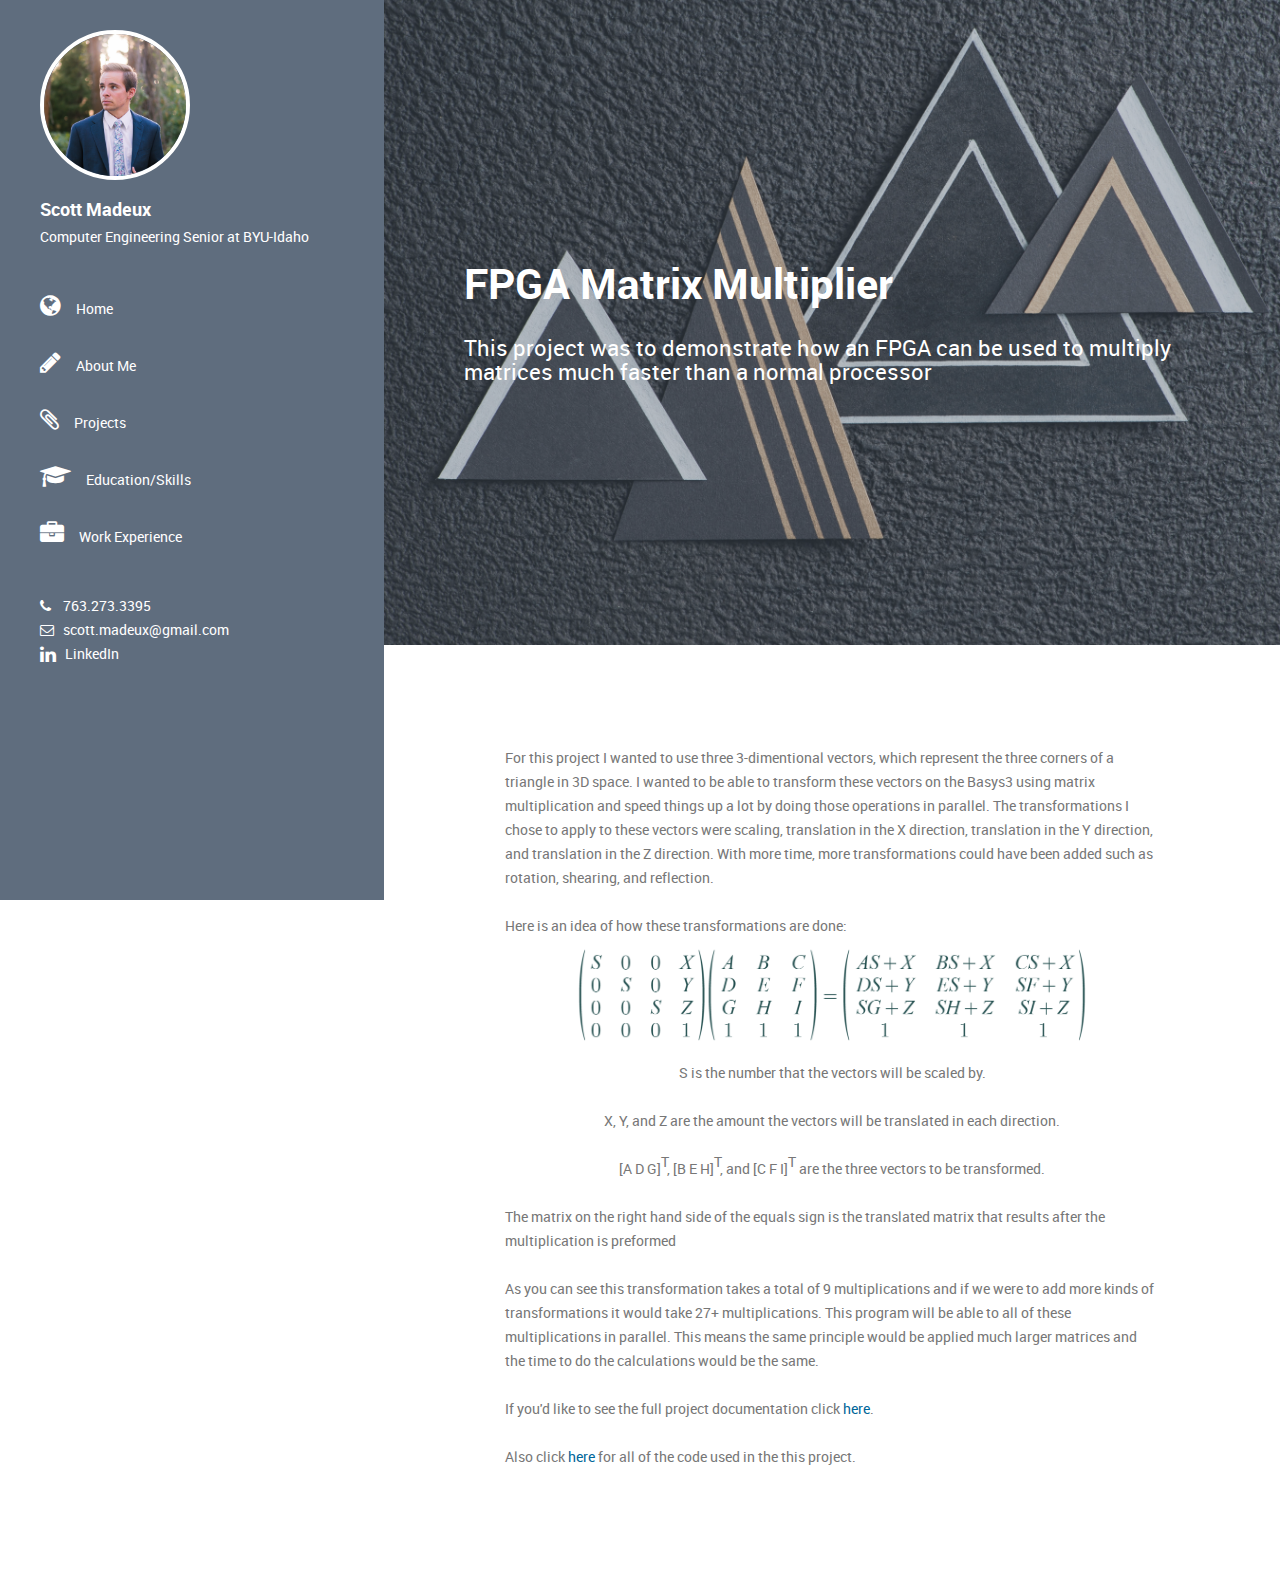
<file: matrix_multi.html>
<!DOCTYPE html>
<!--[if lt IE 7]>      <html class="no-js lt-ie9 lt-ie8 lt-ie7"> <![endif]-->
<!--[if IE 7]>         <html class="no-js lt-ie9 lt-ie8"> <![endif]-->
<!--[if IE 8]>         <html class="no-js lt-ie9"> <![endif]-->
<!--[if gt IE 8]><!--> <html class="no-js"> <!--<![endif]-->
    <head>
        <meta charset="utf-8">
        <meta http-equiv="X-UA-Compatible" content="IE=edge">
        <title>Scott Madeux Portfolio</title>
        <meta name="description" content="">
        <!-- 
    	Volton Template
    	http://www.templatemo.com/tm-441-volton
        -->
        <meta name="viewport" content="width=device-width, initial-scale=1">
        
        <link rel="stylesheet" href="css/normalize.css">
        <link rel="stylesheet" href="css/font-awesome.css">
        <link rel="stylesheet" href="css/bootstrap.min.css">
        <link rel="stylesheet" href="css/templatemo-style.css">
        <script src="js/vendor/modernizr-2.6.2.min.js"></script>
    </head>
    <body>
        <!--[if lt IE 7]>
            <p class="browsehappy">You are using an <strong>outdated</strong> browser. Please <a href="http://browsehappy.com/">upgrade your browser</a> to improve your experience.</p>
        <![endif]-->
    
        <div class="responsive-header visible-xs visible-sm">
            <div class="container">
                <div class="row">
                    <div class="col-md-12">
                        <div class="top-section">
                            <div class="profile-image">
                                <img src="img/profile.jpg" alt="Scott Madeux">
                            </div>
                            <div class="profile-content">
                                <h3 class="profile-title">Scott Madeux</h3>
                                <p class="profile-description">Computer Engineering Senior at BYU-Idaho</p>
                                <p><i class="fa fa-phone"></i> &nbsp;&nbsp;&nbsp;763.273.3395</p>
                                <p><i class="fa fa-envelope-o"></i> &nbsp;&nbsp;scott.madeux@gmail.com</p>
                                <p><a href="https://www.linkedin.com/in/scott-madeux/" target="_blank"><i class="fa fa-linkedin fa-lg"></i> &nbsp;&nbsp;LinkedIn</a></p>
                            </div>
                        </div>
                    </div>
                </div>
                <a href="#" class="toggle-menu"><i class="fa fa-bars"></i></a>
                <div class="main-navigation responsive-menu">
                    <ul class="navigation">
                        <li><a href="index.html#top"><i class="fa fa-home"></i>Home</a></li>
                        <li><a href="index.html#about"><i class="fa fa-user"></i>About Me</a></li>
                        <li><a href="index.html#projects"><i class="fa fa-paperclip"></i>Projects</a></li>
                        <li><a href="index.html#education"><i class="fa fa-graduation-cap"></i>Education/Skills</a></li>
                        <li><a href="index.html#work"><i class="fa fa-briefcase"></i>Work Experience</a></li>
                    </ul>
                </div>
            </div>
        </div>

        <!-- SIDEBAR -->
        <div class="sidebar-menu hidden-xs hidden-sm">
            <div class="top-section">
                <div class="profile-image">
                    <img src="img/profile.jpg" alt="Scott Madeux">
                </div>
                <h3 class="profile-title">Scott Madeux</h3>
                <p class="profile-description">Computer Engineering Senior at BYU-Idaho</p>
            </div> <!-- top-section -->
            <div class="main-navigation">
                <ul class="navigation">
                    <li><a href="index.html#top"><i class="fa fa-globe"></i>Home</a></li>
                    <li><a href="index.html#about"><i class="fa fa-pencil"></i>About Me</a></li>
                    <li><a href="index.html#projects"><i class="fa fa-paperclip"></i>Projects</a></li>
                    <li><a href="index.html#education"><i class="fa fa-graduation-cap"></i>Education/Skills</a></li>
                    <li><a href="index.html#work"><i class="fa fa-briefcase"></i>Work Experience</a></li>
                </ul>
            </div> <!-- .main-navigation -->
            <div class="top-section">
              <p><i class="fa fa-phone"></i> &nbsp;&nbsp;&nbsp;763.273.3395</p>
              <p><i class="fa fa-envelope-o"></i> &nbsp;&nbsp;scott.madeux@gmail.com</p>
              <p><a href="https://www.linkedin.com/in/scott-madeux/" target="_blank"><i class="fa fa-linkedin fa-lg"></i> &nbsp;&nbsp;LinkedIn</a></p>
            </div>
        </div> <!-- .sidebar-menu -->

        <div class="banner-bg-mtrx" id="top">
            <div class="banner-overlay"></div>
            <div class="welcome-text">
                <h2>FPGA Matrix Multiplier</h2>
                <h5>This project was to demonstrate how an FPGA can be used to multiply matrices much faster than a normal processor</h5>
            </div>
        </div>
        
        <div class="main-content" style="padding: 100px 120px">
            <style>
              td, th {
                border: solid 1px white;
                vertical-align: middle;
              } 
          </style>
            <table>
                <tr>
                    <td>
                    <p>For this project I wanted to use three 3-dimentional vectors, which represent the three corners of a triangle in 3D space. I wanted to be able to transform these vectors on the Basys3 using matrix multiplication and speed things up a lot by doing those operations in parallel. The transformations I chose to apply to these vectors were scaling, translation in the X direction, translation in the Y direction, and translation in the Z direction. With more time, more transformations could have been added such as rotation, shearing, and reflection. <br><br>
                      Here is an idea of how these transformations are done:</p>
                    </td>
                </tr>
                <tr>
                  <td>
                    <center>
                    <img src="img/matrix_multi/multiplication.png" width="80%">
                    <br>
                    <p>S is the number that the vectors will be scaled by.</p>
                    <br>
                    <p>X, Y, and Z are the amount the vectors will be translated in each direction.</p>
                    <br>
                    <p>[A D G]<sup>T</sup>, [B E H]<sup>T</sup>, and [C F I]<sup>T</sup> are the three vectors to be transformed.</p>
                    <br>
                    </center>
                    <p>The matrix on the right hand side of the equals sign is the translated matrix that results after the multiplication is preformed</p>
                    <br>
                    <p>As you can see this transformation takes a total of 9 multiplications and if we were to add more kinds of transformations it would take 27+ multiplications. This program will be able to all of these multiplications in parallel. This means the same principle would be applied much larger matrices and the time to do the calculations would be the same.</p>
                    <br>
                    <p>If you'd like to see the full project documentation click <a href="https://github.com/smadeux/projects/blob/master/matrix_multiplier/ECEN%20340%20-%20Final%20Project%20-%20Finished.pdf" target="_blank">here</a>.</p>
                    <br>
                    <p>Also click <a href="https://github.com/smadeux/projects/tree/master/matrix_multiplier/code" target="_blank">here</a> for all of the code used in the this project.</p>
                  </td>
                </tr>
            </table>
        </div>
</file>
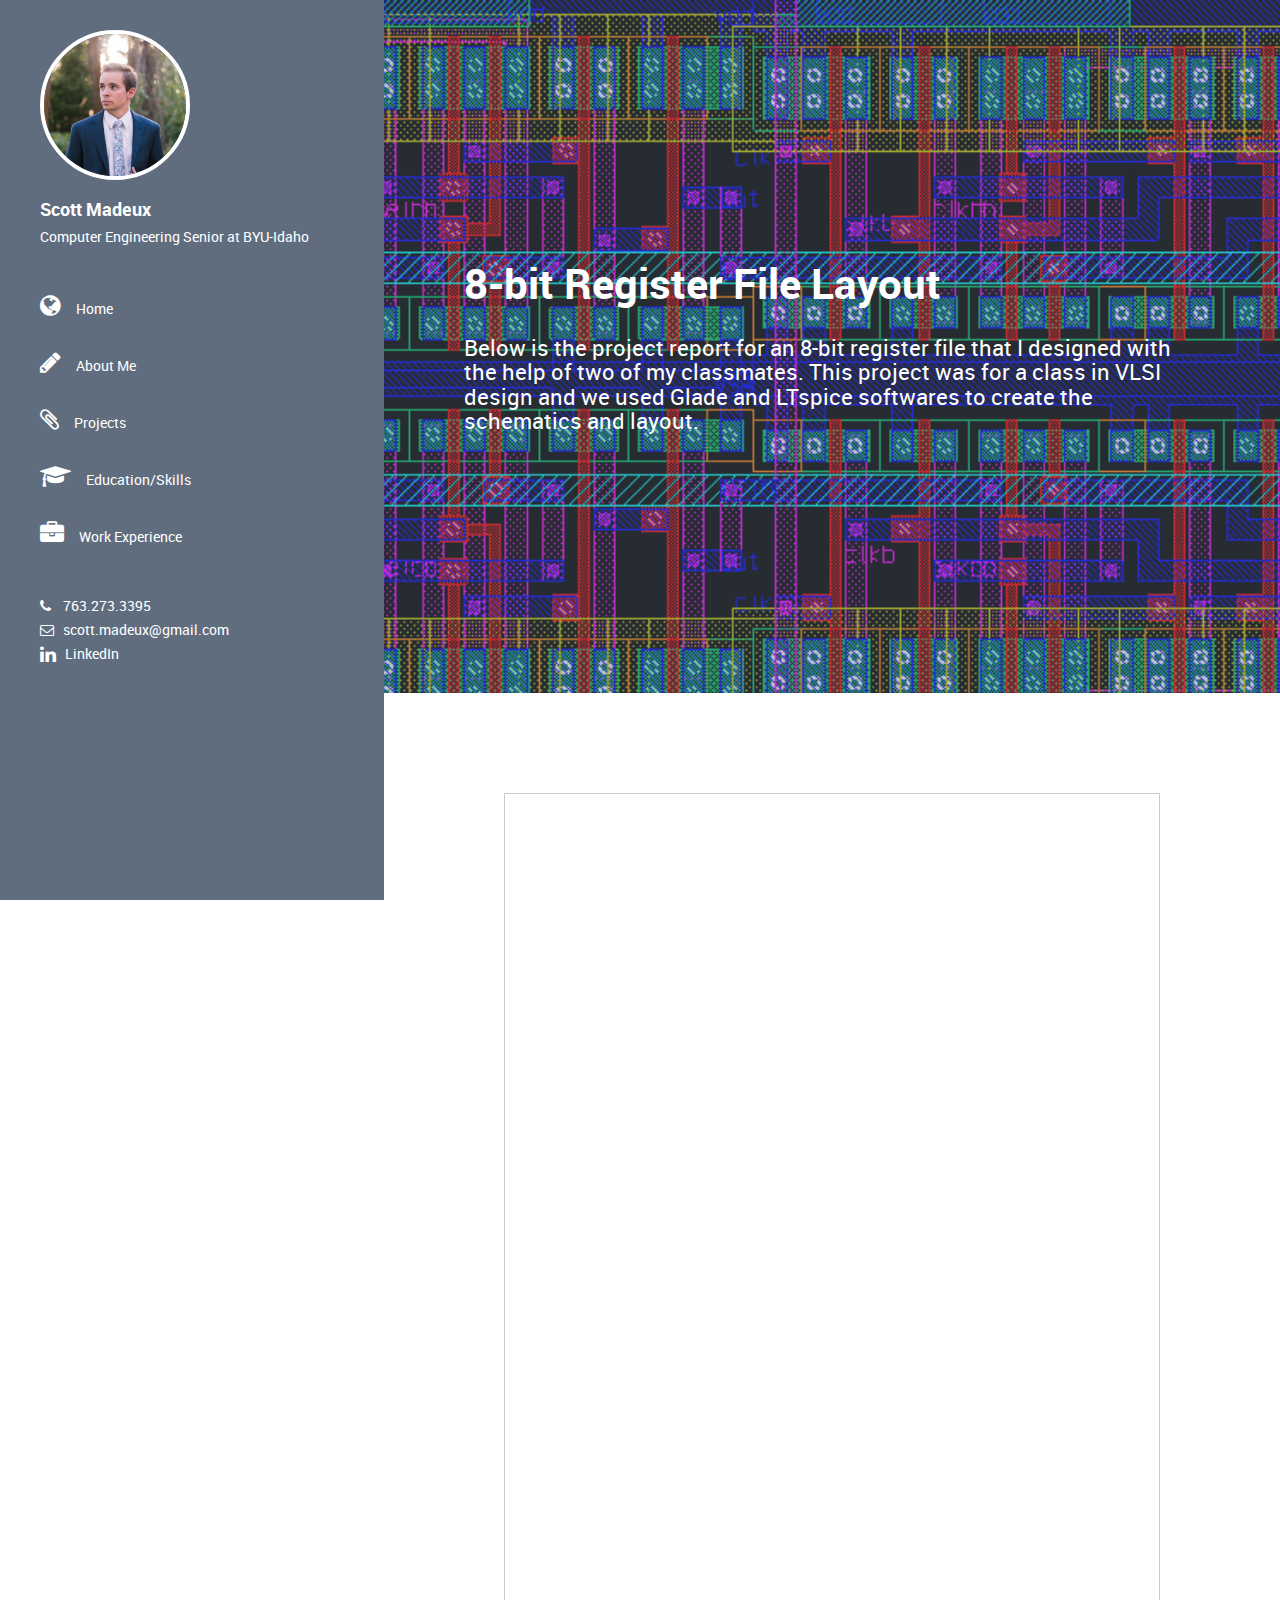
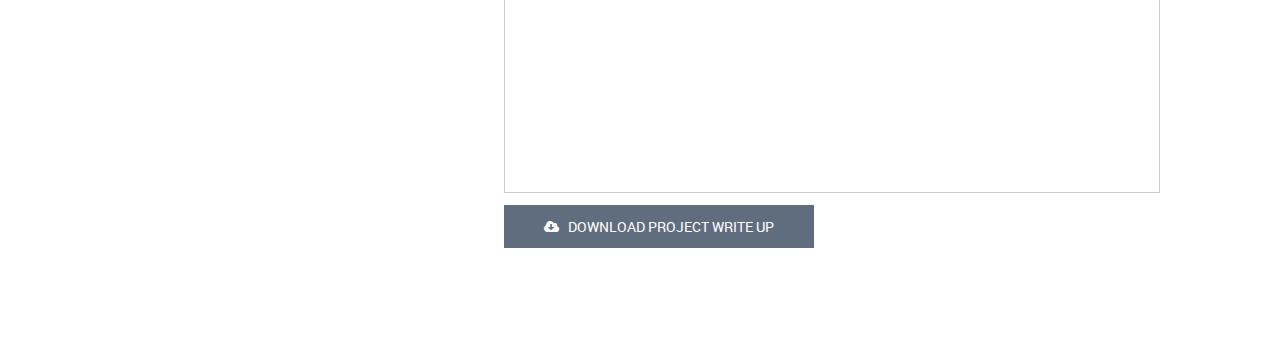
<file: reg_file.html>
<!DOCTYPE html>
<!--[if lt IE 7]>      <html class="no-js lt-ie9 lt-ie8 lt-ie7"> <![endif]-->
<!--[if IE 7]>         <html class="no-js lt-ie9 lt-ie8"> <![endif]-->
<!--[if IE 8]>         <html class="no-js lt-ie9"> <![endif]-->
<!--[if gt IE 8]><!--> <html class="no-js"> <!--<![endif]-->
    <head>
        <meta charset="utf-8">
        <meta http-equiv="X-UA-Compatible" content="IE=edge">
        <title>Scott Madeux Portfolio</title>
        <meta name="description" content="">
        <!-- 
    	Volton Template
    	http://www.templatemo.com/tm-441-volton
        -->
        <meta name="viewport" content="width=device-width, initial-scale=1">
        
        <link rel="stylesheet" href="css/normalize.css">
        <link rel="stylesheet" href="css/font-awesome.css">
        <link rel="stylesheet" href="css/bootstrap.min.css">
        <link rel="stylesheet" href="css/templatemo-style.css">
        <script src="js/vendor/modernizr-2.6.2.min.js"></script>
    </head>
    <body>
        <!--[if lt IE 7]>
            <p class="browsehappy">You are using an <strong>outdated</strong> browser. Please <a href="http://browsehappy.com/">upgrade your browser</a> to improve your experience.</p>
        <![endif]-->
    
        <div class="responsive-header visible-xs visible-sm">
            <div class="container">
                <div class="row">
                    <div class="col-md-12">
                        <div class="top-section">
                            <div class="profile-image">
                                <img src="img/profile.jpg" alt="Scott Madeux">
                            </div>
                            <div class="profile-content">
                                <h3 class="profile-title">Scott Madeux</h3>
                                <p class="profile-description">Computer Engineering Senior at BYU-Idaho</p>
                                <p><i class="fa fa-phone"></i> &nbsp;&nbsp;&nbsp;763.273.3395</p>
                                <p><i class="fa fa-envelope-o"></i> &nbsp;&nbsp;scott.madeux@gmail.com</p>
                                <p><a href="https://www.linkedin.com/in/scott-madeux/" target="_blank"><i class="fa fa-linkedin fa-lg"></i> &nbsp;&nbsp;LinkedIn</a></p>
                            </div>
                        </div>
                    </div>
                </div>
                <a href="#" class="toggle-menu"><i class="fa fa-bars"></i></a>
                <div class="main-navigation responsive-menu">
                    <ul class="navigation">
                        <li><a href="index.html#top"><i class="fa fa-home"></i>Home</a></li>
                        <li><a href="index.html#about"><i class="fa fa-user"></i>About Me</a></li>
                        <li><a href="index.html#projects"><i class="fa fa-paperclip"></i>Projects</a></li>
                        <li><a href="index.html#education"><i class="fa fa-graduation-cap"></i>Education/Skills</a></li>
                        <li><a href="index.html#work"><i class="fa fa-briefcase"></i>Work Experience</a></li>
                    </ul>
                </div>
            </div>
        </div>

        <!-- SIDEBAR -->
        <div class="sidebar-menu hidden-xs hidden-sm">
            <div class="top-section">
                <div class="profile-image">
                    <img src="img/profile.jpg" alt="Scott Madeux">
                </div>
                <h3 class="profile-title">Scott Madeux</h3>
                <p class="profile-description">Computer Engineering Senior at BYU-Idaho</p>
            </div> <!-- top-section -->
            <div class="main-navigation">
                <ul class="navigation">
                    <li><a href="index.html#top"><i class="fa fa-globe"></i>Home</a></li>
                    <li><a href="index.html#about"><i class="fa fa-pencil"></i>About Me</a></li>
                    <li><a href="index.html#projects"><i class="fa fa-paperclip"></i>Projects</a></li>
                    <li><a href="index.html#education"><i class="fa fa-graduation-cap"></i>Education/Skills</a></li>
                    <li><a href="index.html#work"><i class="fa fa-briefcase"></i>Work Experience</a></li>
                </ul>
            </div> <!-- .main-navigation -->
            <div class="top-section">
              <p><i class="fa fa-phone"></i> &nbsp;&nbsp;&nbsp;763.273.3395</p>
              <p><i class="fa fa-envelope-o"></i> &nbsp;&nbsp;scott.madeux@gmail.com</p>
              <p><a href="https://www.linkedin.com/in/scott-madeux/" target="_blank"><i class="fa fa-linkedin fa-lg"></i> &nbsp;&nbsp;LinkedIn</a></p>
            </div>
        </div> <!-- .sidebar-menu -->

        <div class="banner-bg-reg" id="top">
          <!--            templatemo-style.css-->
            <div class="banner-overlay"></div>
            <div class="welcome-text">
                <h2>8-bit Register File Layout</h2>
                <h5>Below is the project report for an 8-bit register file that I designed with the help of two of my classmates. This project was for a class in VLSI design and we used Glade and LTspice softwares to create the schematics and layout.</h5>
            </div>
        </div>
        
        <div class="main-content" style="padding: 100px 120px">
            <style>
              td, th {
                border: solid 1px white;
                vertical-align: middle;
              } 
          </style>
          <iframe src="files/Reg_file_write_up_pdf.pdf" width="100%" height="1000" frameboarder="0" marginwidth="0" marginheight="0" scrolling="no" style="border: 1px solid #CCC; 
                      border-width: 1px; margin-bottom: 5px; max-width: 100%" allowfullscreen></iframe>
          <a href="files/Reg_file_write_up.docx" download="Scott Madeux 8-bit Register File Layout.docx" target="_blank"><button type="button" class="downloadRes"><i class="fa fa-cloud-download"></i> &nbsp;&nbsp;Download Project Write Up</button></a>
        </div>
</file>
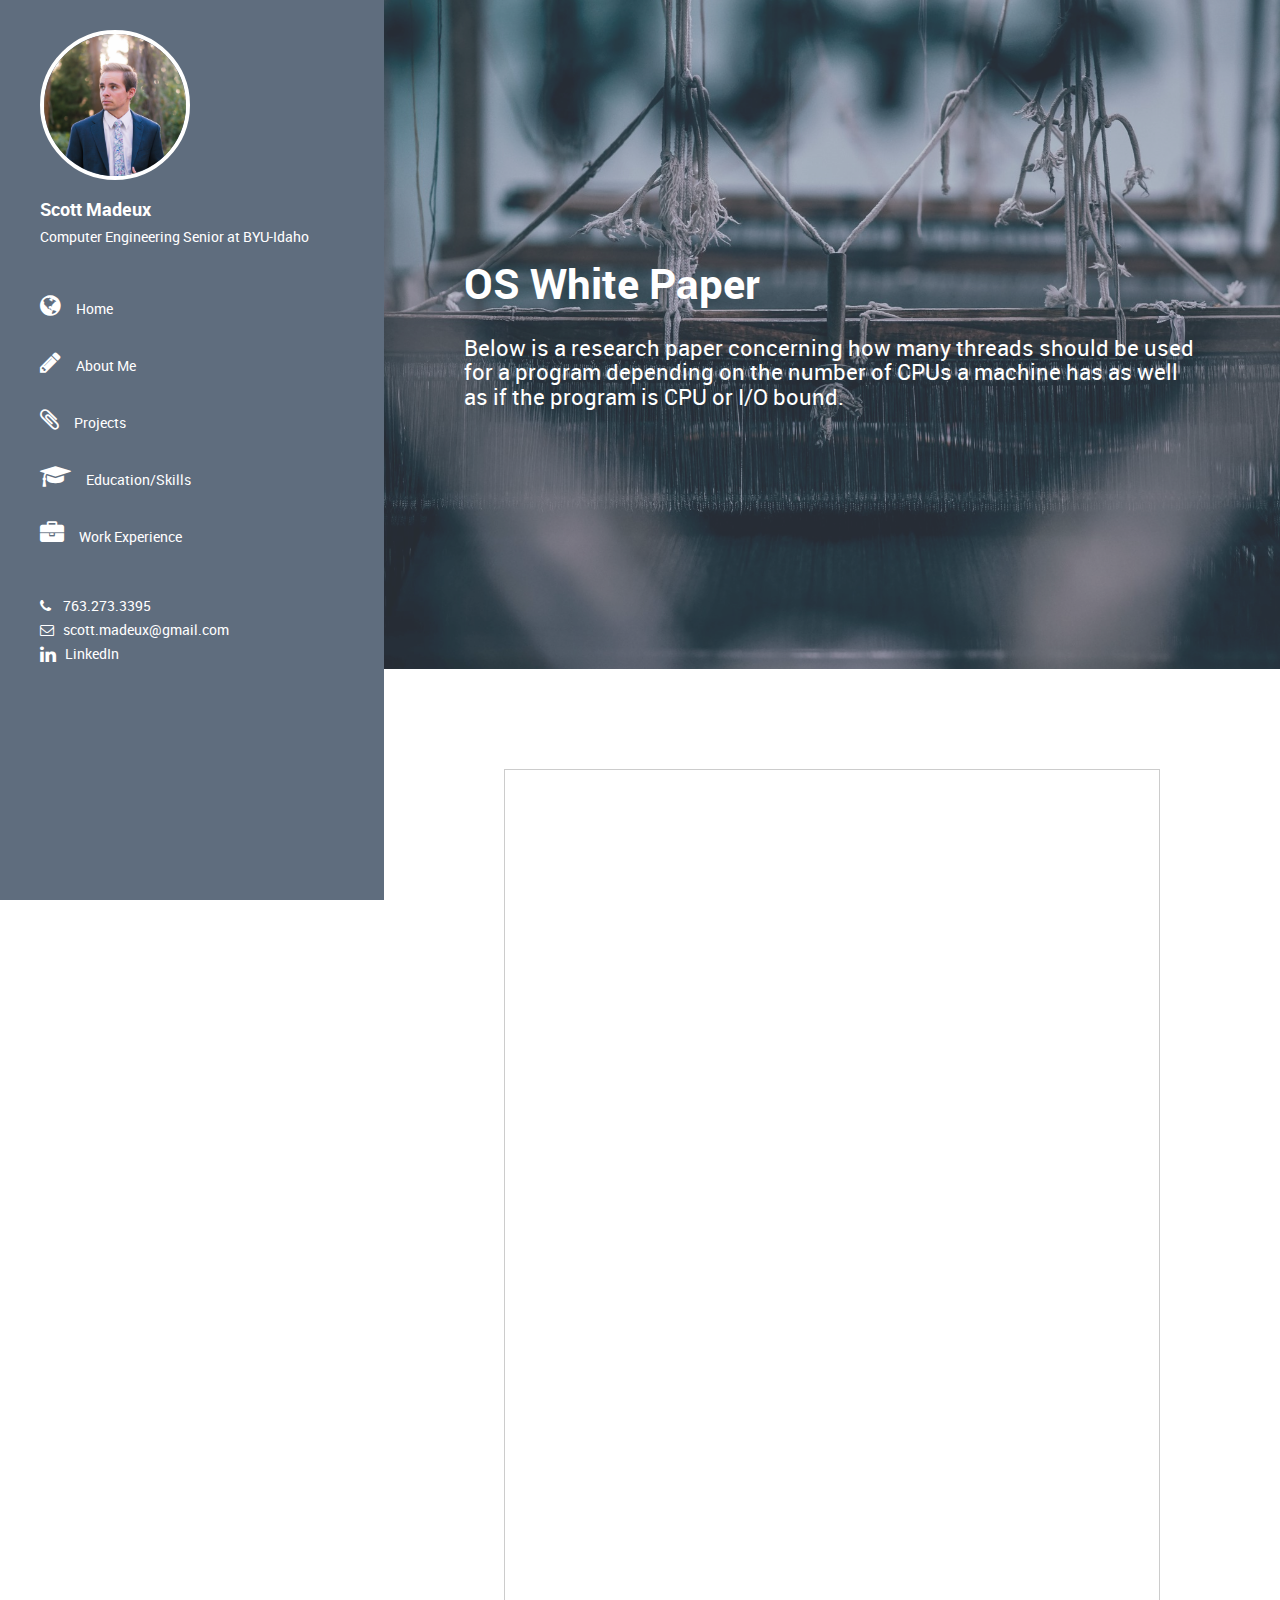
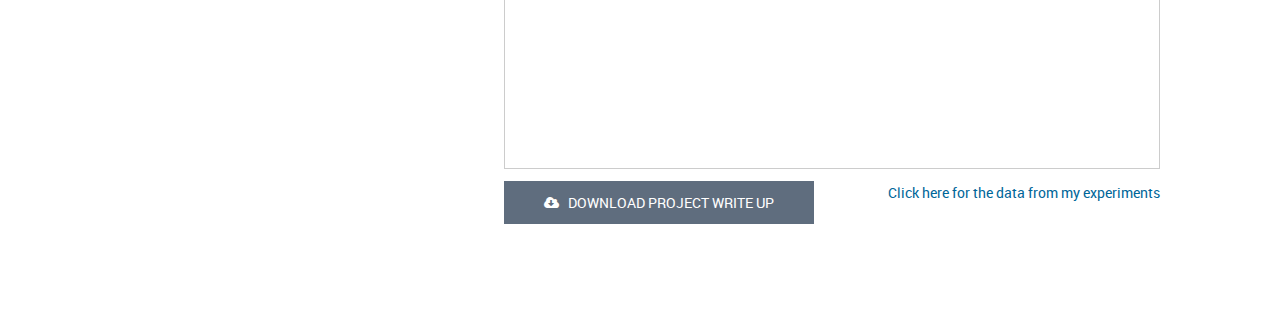
<file: white_paper.html>
<!DOCTYPE html>
<!--[if lt IE 7]>      <html class="no-js lt-ie9 lt-ie8 lt-ie7"> <![endif]-->
<!--[if IE 7]>         <html class="no-js lt-ie9 lt-ie8"> <![endif]-->
<!--[if IE 8]>         <html class="no-js lt-ie9"> <![endif]-->
<!--[if gt IE 8]><!--> <html class="no-js"> <!--<![endif]-->
    <head>
        <meta charset="utf-8">
        <meta http-equiv="X-UA-Compatible" content="IE=edge">
        <title>Scott Madeux Portfolio</title>
        <meta name="description" content="">
        <!-- 
    	Volton Template
    	http://www.templatemo.com/tm-441-volton
        -->
        <meta name="viewport" content="width=device-width, initial-scale=1">
        
        <link rel="stylesheet" href="css/normalize.css">
        <link rel="stylesheet" href="css/font-awesome.css">
        <link rel="stylesheet" href="css/bootstrap.min.css">
        <link rel="stylesheet" href="css/templatemo-style.css">
        <script src="js/vendor/modernizr-2.6.2.min.js"></script>
    </head>
    <body>
        <!--[if lt IE 7]>
            <p class="browsehappy">You are using an <strong>outdated</strong> browser. Please <a href="http://browsehappy.com/">upgrade your browser</a> to improve your experience.</p>
        <![endif]-->
    
        <div class="responsive-header visible-xs visible-sm">
            <div class="container">
                <div class="row">
                    <div class="col-md-12">
                        <div class="top-section">
                            <div class="profile-image">
                                <img src="img/profile.jpg" alt="Scott Madeux">
                            </div>
                            <div class="profile-content">
                                <h3 class="profile-title">Scott Madeux</h3>
                                <p class="profile-description">Computer Engineering Senior at BYU-Idaho</p>
                                <p><i class="fa fa-phone"></i> &nbsp;&nbsp;&nbsp;763.273.3395</p>
                                <p><i class="fa fa-envelope-o"></i> &nbsp;&nbsp;scott.madeux@gmail.com</p>
                                <p><a href="https://www.linkedin.com/in/scott-madeux/" target="_blank"><i class="fa fa-linkedin fa-lg"></i> &nbsp;&nbsp;LinkedIn</a></p>
                            </div>
                        </div>
                    </div>
                </div>
                <a href="#" class="toggle-menu"><i class="fa fa-bars"></i></a>
                <div class="main-navigation responsive-menu">
                    <ul class="navigation">
                        <li><a href="index.html#top"><i class="fa fa-home"></i>Home</a></li>
                        <li><a href="index.html#about"><i class="fa fa-user"></i>About Me</a></li>
                        <li><a href="index.html#projects"><i class="fa fa-paperclip"></i>Projects</a></li>
                        <li><a href="index.html#education"><i class="fa fa-graduation-cap"></i>Education/Skills</a></li>
                        <li><a href="index.html#work"><i class="fa fa-briefcase"></i>Work Experience</a></li>
                    </ul>
                </div>
            </div>
        </div>

        <!-- SIDEBAR -->
        <div class="sidebar-menu hidden-xs hidden-sm">
            <div class="top-section">
                <div class="profile-image">
                    <img src="img/profile.jpg" alt="Scott Madeux">
                </div>
                <h3 class="profile-title">Scott Madeux</h3>
                <p class="profile-description">Computer Engineering Senior at BYU-Idaho</p>
            </div> <!-- top-section -->
            <div class="main-navigation">
                <ul class="navigation">
                    <li><a href="index.html#top"><i class="fa fa-globe"></i>Home</a></li>
                    <li><a href="index.html#about"><i class="fa fa-pencil"></i>About Me</a></li>
                    <li><a href="index.html#projects"><i class="fa fa-paperclip"></i>Projects</a></li>
                    <li><a href="index.html#education"><i class="fa fa-graduation-cap"></i>Education/Skills</a></li>
                    <li><a href="index.html#work"><i class="fa fa-briefcase"></i>Work Experience</a></li>
                </ul>
            </div> <!-- .main-navigation -->
            <div class="top-section">
              <p><i class="fa fa-phone"></i> &nbsp;&nbsp;&nbsp;763.273.3395</p>
              <p><i class="fa fa-envelope-o"></i> &nbsp;&nbsp;scott.madeux@gmail.com</p>
              <p><a href="https://www.linkedin.com/in/scott-madeux/" target="_blank"><i class="fa fa-linkedin fa-lg"></i> &nbsp;&nbsp;LinkedIn</a></p>
            </div>
        </div> <!-- .sidebar-menu -->

        <div class="banner-bg-white" id="top">
          <!--            templatemo-style.css-->
            <div class="banner-overlay"></div>
            <div class="welcome-text">
                <h2>OS White Paper</h2>
                <h5>Below is a research paper concerning how many threads should be used for a program depending on the number of CPUs a machine has as well as if the program is CPU or I/O bound.</h5>
            </div>
        </div>
        
        <div class="main-content" style="padding: 100px 120px">
            <style>
              td, th {
                border: solid 1px white;
                vertical-align: middle;
              } 
          </style>
          <iframe src="files/os_white_paper/Scott Madeux OS White Paper.pdf" width="100%" height="1000" frameboarder="0" marginwidth="0" marginheight="0" scrolling="no" style="border: 1px solid #CCC; 
                      border-width: 1px; margin-bottom: 5px; max-width: 100%" allowfullscreen></iframe>
          <a href="files/os_white_paper/Scott Madeux OS White Paper.pdf" download="Scott Madeux OS White Paper.pdf" target="_blank"><button type="button" class="downloadRes"><i class="fa fa-cloud-download"></i> &nbsp;&nbsp;Download Project Write Up</button></a>

          <a href="https://github.com/smadeux/smadeux.github.io/tree/master/files/os_white_paper/data" style="float: right;" target="_blank">Click here for the data from my experiments</a>

        </div>
</file>
<file: css/templatemo-style.css>
/*

Volton Template

http://www.templatemo.com/tm-441-volton

*/

@font-face {
  font-family: 'robotolight';
  src: url("../fonts/Roboto-Light-webfont.eot");
  src: url("../fonts/Roboto-Light-webfont.eot?#iefix") format("embedded-opentype"), url("../fonts/Roboto-Light-webfont.woff") format("woff"), url("../fonts/Roboto-Light-webfont.ttf") format("truetype"), url("../fonts/Roboto-Light-webfont.svg#robotolight") format("svg");
  font-weight: normal;
  font-style: normal;
}
@font-face {
  font-family: 'robotoregular';
  src: url("../fonts/Roboto-Regular-webfont.eot");
  src: url("../fonts/Roboto-Regular-webfont.eot?#iefix") format("embedded-opentype"), url("../fonts/Roboto-Regular-webfont.woff") format("woff"), url("../fonts/Roboto-Regular-webfont.ttf") format("truetype"), url("../fonts/Roboto-Regular-webfont.svg#robotoregular") format("svg");
  font-weight: normal;
  font-style: normal;
}
@font-face {
  font-family: 'robotobold';
  src: url("../fonts/Roboto-Bold-webfont.eot");
  src: url("../fonts/Roboto-Bold-webfont.eot?#iefix") format("embedded-opentype"), url("../fonts/Roboto-Bold-webfont.woff") format("woff"), url("../fonts/Roboto-Bold-webfont.ttf") format("truetype"), url("../fonts/Roboto-Bold-webfont.svg#robotobold") format("svg");
  font-weight: normal;
  font-style: normal;
}
/*---------------------------------------------------------
 1. Reset
-------------------------------------------------------- */
html, body, div, span, applet, object, iframe, h2, h3, h4, h5, h6, p, blockquote, pre, a, abbr, acronym, address, big, cite, code, del, dfn, em, img, ins, kbd, q, s, samp, small, strike, strong, sub, sup, tt, var, b, u, i, center, dl, dt, dd, ol, ul, li, fieldset, form, label, legend, table, caption, tbody, tfoot, thead, tr, th, td, article, aside, canvas, details, embed, figure, figcaption, footer, header, hgroup, menu, nav, output, ruby, section, summary, time, mark, audio, video {
  margin: 0;
  padding: 0;
  border: 0;
  font-size: 100%;
  vertical-align: baseline;
}

.blue {
	color: #06C;
}

.green {
	color: #090;
}

main {
  display: block;
}

body {
  line-height: 1;
}

ol,
ul {
  list-style: none;
}

blockquote,
q {
  quotes: none;
}

blockquote:before,
blockquote:after {
  content: '';
  content: none;
}

table {
  border-collapse: collapse;
  border-spacing: 0;
}

html {
  font-size: 100%;
  -webkit-text-size-adjust: 100%;
  -ms-text-size-adjust: 100%;
}

a:focus {
  outline: none;
}

article,
aside,
details,
figcaption,
figure,
footer,
header,
hgroup,
nav,
section {
  display: block;
}

audio,
canvas,
video {
  display: inline-block;
  *display: inline;
  *zoom: 1;
}

audio:not([controls]) {
  display: none;
}

sub,
sup {
  line-height: 0;
  position: relative;
  vertical-align: baseline;
}

sup {
  top: -.5em;
}

sub {
  bottom: -.25em;
}

img {
  border: 0;
  -ms-interpolation-mode: bicubic;
}

button,
input,
select,
textarea {
  font-size: 100%;
  margin: 0;
  vertical-align: baseline;
  *vertical-align: middle;
}

button,
input {
  line-height: normal;
  *overflow: visible;
}

button::-moz-focus-inner,
input::-moz-focus-inner {
  border: 0;
  padding: 0;
}

button,
input[type="button"],
input[type="reset"],
input[type="submit"] {
  cursor: pointer;
  -webkit-appearance: button;
}

input[type="search"] {
  -webkit-appearance: textfield;
}

input[type="search"]:-webkit-search-decoration {
  -webkit-appearance: none;
}

textarea {
  overflow: auto;
  vertical-align: top;
}

/*---------------------------------------------------------
 2. Basic Style
-------------------------------------------------------- */
body {
  font-size: 14px;
  line-height: 24px;
  color: #777777;
  font-family: 'robotoregular';
  overflow-x: hidden;
}

a {
  color: #006699;
  -webkit-transition: all 150ms ease-in-out;
  -moz-transition: all 150ms ease-in-out;
  -ms-transition: all 150ms ease-in-out;
  -o-transition: all 150ms ease-in-out;
  transition: all 150ms ease-in-out;
  text-decoration: none !important;
}
a:hover {
  color: #555555;
}

h1, h2, h3, h4, h5 {
  color: #555555;
}

::-webkit-input-placeholder {
  color: #999999;
}

:-moz-placeholder {
  /* Firefox 18- */
  color: #999999;
}

::-moz-placeholder {
  /* Firefox 19+ */
  color: #999999;
}

:-ms-input-placeholder {
  color: #999999;
}

.main-content,
.banner-bg-cam,
.banner-bg-reg,
.banner-bg-app,
.banner-bg-mtrx,
.banner-bg-light,
.banner-bg-white,
.banner-bg {
  float: right;
  width: 77%;
}
@media screen and (max-width: 1290px) {
  .main-content,
  .banner-bg-cam,
  .banner-bg-reg,
  .banner-bg-app,
  .banner-bg-mtrx,
  .banner-bg-light,
  .banner-bg-white,
  .banner-bg {
    width: 70%;
  }
}
@media screen and (max-width: 992px) {
  .main-content,
  .banner-bg-cam,
  .banner-bg-reg,
  .banner-bg-app,
  .banner-bg-mtrx,
  .banner-bg-light,
  .banner-bg-white,
  .banner-bg {
    width: 100%;
  }
}

.content-wrapper {
  padding: 0 80px;
}
@media screen and (max-width: 992px) {
  .content-wrapper {
    padding: 0 30px;
  }
}

h4.widget-title {
  font-size: 16px;
  font-family: 'robotobold';
  text-transform: uppercase;
  margin-bottom: 40px;
}

hr {
  position: relative;
  outline: 0;
  border: 0;
  width: 100%;
  height: 4px;
  background: #dddddd;
  margin-top: 40px;
  margin-bottom: 0;
}

.page-section {
  padding-top: 80px;
}

/*---------------------------------------------------------
 3. Header
-------------------------------------------------------- */
.sidebar-menu {
  float: left;
  width: 23%;
  height: 100%;
  position: fixed;
  background-color: #5f6d7e;
  color: white;
  overflow-y: hidden;
}
@media screen and (max-width: 1290px) {
  .sidebar-menu {
    overflow-y: scroll;
    width: 30%;
  }
}

.top-section {
  padding: 30px 40px;
}

.top-section a{
  color: white
}

.profile-image {
  width: 150px;
  height: 150px;
  border: 4px solid white;
  -webkit-border-radius: 75px;
  border-radius: 75px;
  overflow: hidden;
  margin-bottom: 20px;
}
.profile-image img {
  width: 100%;
}

h3.profile-title {
  margin-bottom: 5px;
  color: white;
  font-size: 18px;
  font-family: 'robotobold';
}

.main-navigation {
  margin: 0px 0;
}
.main-navigation li {
  display: block;
}
.main-navigation li a {
  padding: 15px 40px;
  display: block;
  color: white;
  font-size: 14px;
}
.main-navigation li a i {
  margin-right: 15px;
  font-size: 24px;
}
.main-navigation li a:hover {
  background: #5b6878;
}
.main-navigation li a.active {
  background: #495461;
}
.main-navigation li a.active:hover {
  background: #495461;
}

.social-icons {
  display: block;
  padding: 20px 0px;
}
.social-icons li {
  display: inline-block;
  margin-right: 20px;
}
.social-icons a {
  font-size: 18px;
  color: white;
}
.social-icons a:hover {
  color: #282e35;
}

.responsive-header {
  background: #5f6d7e;
  text-align: center;
}
@media screen and (max-width: 992px) {
  .responsive-header .main-navigation {
    margin-top: 10px;
    display: none;
  }
}
@media screen and (max-width: 992px) {
  .responsive-header p {
    color: white;
  }
}
@media screen and (max-width: 992px) {
  .responsive-header .profile-image {
    float: left;
    width: 100px;
    height: 100px;
    -webkit-border-radius: 50px;
    border-radius: 50px;
    overflow: hidden;
    margin-right: 30px;
  }
  .responsive-header .profile-content {
    text-align: left;
    margin-top: 30px;
    overflow: hidden;
  }
}

@media screen and (max-width: 992px) {
  .top-section {
    padding-bottom: 0;
  }
}

@media screen and (max-width: 992px) {
  .main-navigation a {
    padding: 10px;
  }
  .main-navigation a.active {
    background: #5f6d7e !important;
  }
  .main-navigation a:hover {
    background: #5f6d7e !important;
  }
}

.toggle-menu {
  width: 100%;
  display: block;
  padding: 20px;
  margin-top: 30px;
  background: #6cc0f7;
  color: white;
  font-size: 18px;
}
.toggle-menu:hover {
  color: white;
}

/*---------------------------------------------------------
 4. Main Content
-------------------------------------------------------- */
/*------ banner ------ */
.banner-bg {
  padding: 260px 80px;
  position: relative;
  background: url("../img/yukon.jpg");
  background-repeat: no-repeat;
  background-position: center;
  background-size: cover;
  z-index: 2;
}

.banner-bg-white {
  padding: 260px 80px;
  position: relative;
  background: url("../img/loom.jpg");
  background-repeat: no-repeat;
  background-position: center;
  background-size: cover;
  z-index: 2;
}

.banner-bg-reg {
  padding: 260px 80px;
  position: relative;
  background: url("../img/reg_file/reg_file_wide.png");
  background-repeat: no-repeat;
  background-position: center;
  background-size: cover;
  z-index: 2;
}

.banner-bg-cam {
  padding: 260px 80px;
  position: relative;
  background: url("../img/camera_slider/tetons.jpg");
  background-repeat: no-repeat;
  background-position: center;
  background-size: cover;
  z-index: 2;
}

.banner-bg-app {
  padding: 260px 80px;
  position: relative;
  background: url("../img/chinese_app/chinese_app_zoomed.jpg");
  background-repeat: no-repeat;
  background-position: center;
  background-size: cover;
  z-index: 2;
}

.banner-bg-mtrx {
  padding: 260px 80px;
  position: relative;
  background: url("../img/matrix_multi/triangles_large.jpg");
  background-repeat: no-repeat;
  background-position: center;
  background-size: cover;
  z-index: 2;
}

.banner-bg-light {
  padding: 260px 80px;
  position: relative;
  background: url("../img/christmas_lights/lights_white.jpg");
  /*Photo by Dzenina Lukac from Pexels*/
  /*https://www.pexels.com/photo/yellow-string-lights-754262/*/
  background-repeat: no-repeat;
  background-position: center;
  background-size: cover;
  z-index: 2;
}

.banner-overlay {
  position: absolute;
  width: 100%;
  height: 100%;
  background: rgba(95, 109, 126, 0.4);
  top: 0;
  left: 0;
  z-index: 3;
}

.welcome-text {
  position: relative;
  z-index: 4;
}
.welcome-text h2 {
  font-size: 42px;
  font-family: 'robotobold';
  color: white;
  margin-bottom: 30px;
}
.welcome-text h5 {
  font-size: 22px;
  color: white;
}

/*------ about us ------ */
.about-image {
  overflow: hidden;
  border: 4px solid #dddddd;
  margin-bottom: 40px;
}
.about-image img {
  width: 100%;
  display: block;
}

/*------ projects ------ */
.projects-holder {
  margin-right: 0;
  margin-left: 0;
  margin-top: 40px;
}
.projects-holder .col-md-4,
.projects-holder .col-md-4 {
  padding-right: 1px;
  padding-left: 1px;
}

.project-item {
  width: 100%;
  margin-bottom: 2px;
  overflow: hidden;
  position: relative;
}
.project-item img {
  width: 100%;
  display: block;
}
.project-item:hover .project-hover {
  top: 0;
  opacity: 1;
  visibility: visible;
}

.project-hover {
  position: absolute;
  width: 100%;
  height: 100%;
  top: 40px;
  left: 0;
  background: rgba(0, 0, 0, 0.9);
  opacity: 0;
  visibility: 0;
  -webkit-transition: all 200ms linear;
  -moz-transition: all 200ms linear;
  -ms-transition: all 200ms linear;
  -o-transition: all 200ms linear;
  transition: all 200ms linear;
}
.project-hover .inside {
  position: absolute;
  width: 100%;
  left: 0;
  bottom: 0;
  padding: 30px;
}
.project-hover h5 {
  font-size: 16px;
  margin-bottom: 15px;
}
.project-hover h5 a {
  color: white;
}
.project-hover p {
  color: white;
  font-size: 13px;
  line-height: 20px;
}

/*------ resume ------ */
.downloadRes {
  width: auto;
  padding-left: 40px;
  padding-right: 40px;
  padding-bottom: 12px;
  padding-top: 12px;
  background: #5f6d7e;
  color: white;
  text-transform: uppercase;
  border: 0;
}

/*------ contact ------ */
.contact-form {
  margin-top: 40px;
}
.contact-form input, .contact-form textarea {
  width: 100%;
  outline: 0;
  border: 1px solid #aaaaaa;
  padding: 12px;
  color: #999999;
  margin-bottom: 30px;
}
.contact-form input:focus, .contact-form textarea:focus {
  outline: 0;
}
.contact-form .button {
  width: auto;
  background: #5f6d7e;
  color: white;
  text-transform: uppercase;
  border: 0;
}

/*---------------------------------------------------------
 5. Footer
-------------------------------------------------------- */
#footer p.copyright-text {
  margin: 40px 0;
  font-size: 13px;
}
#footer p.copyright-text a {
  color: #5f6d7e;
}
#footer p.copyright-text a:hover {
  color: #6cc0f7;
}
</file>
